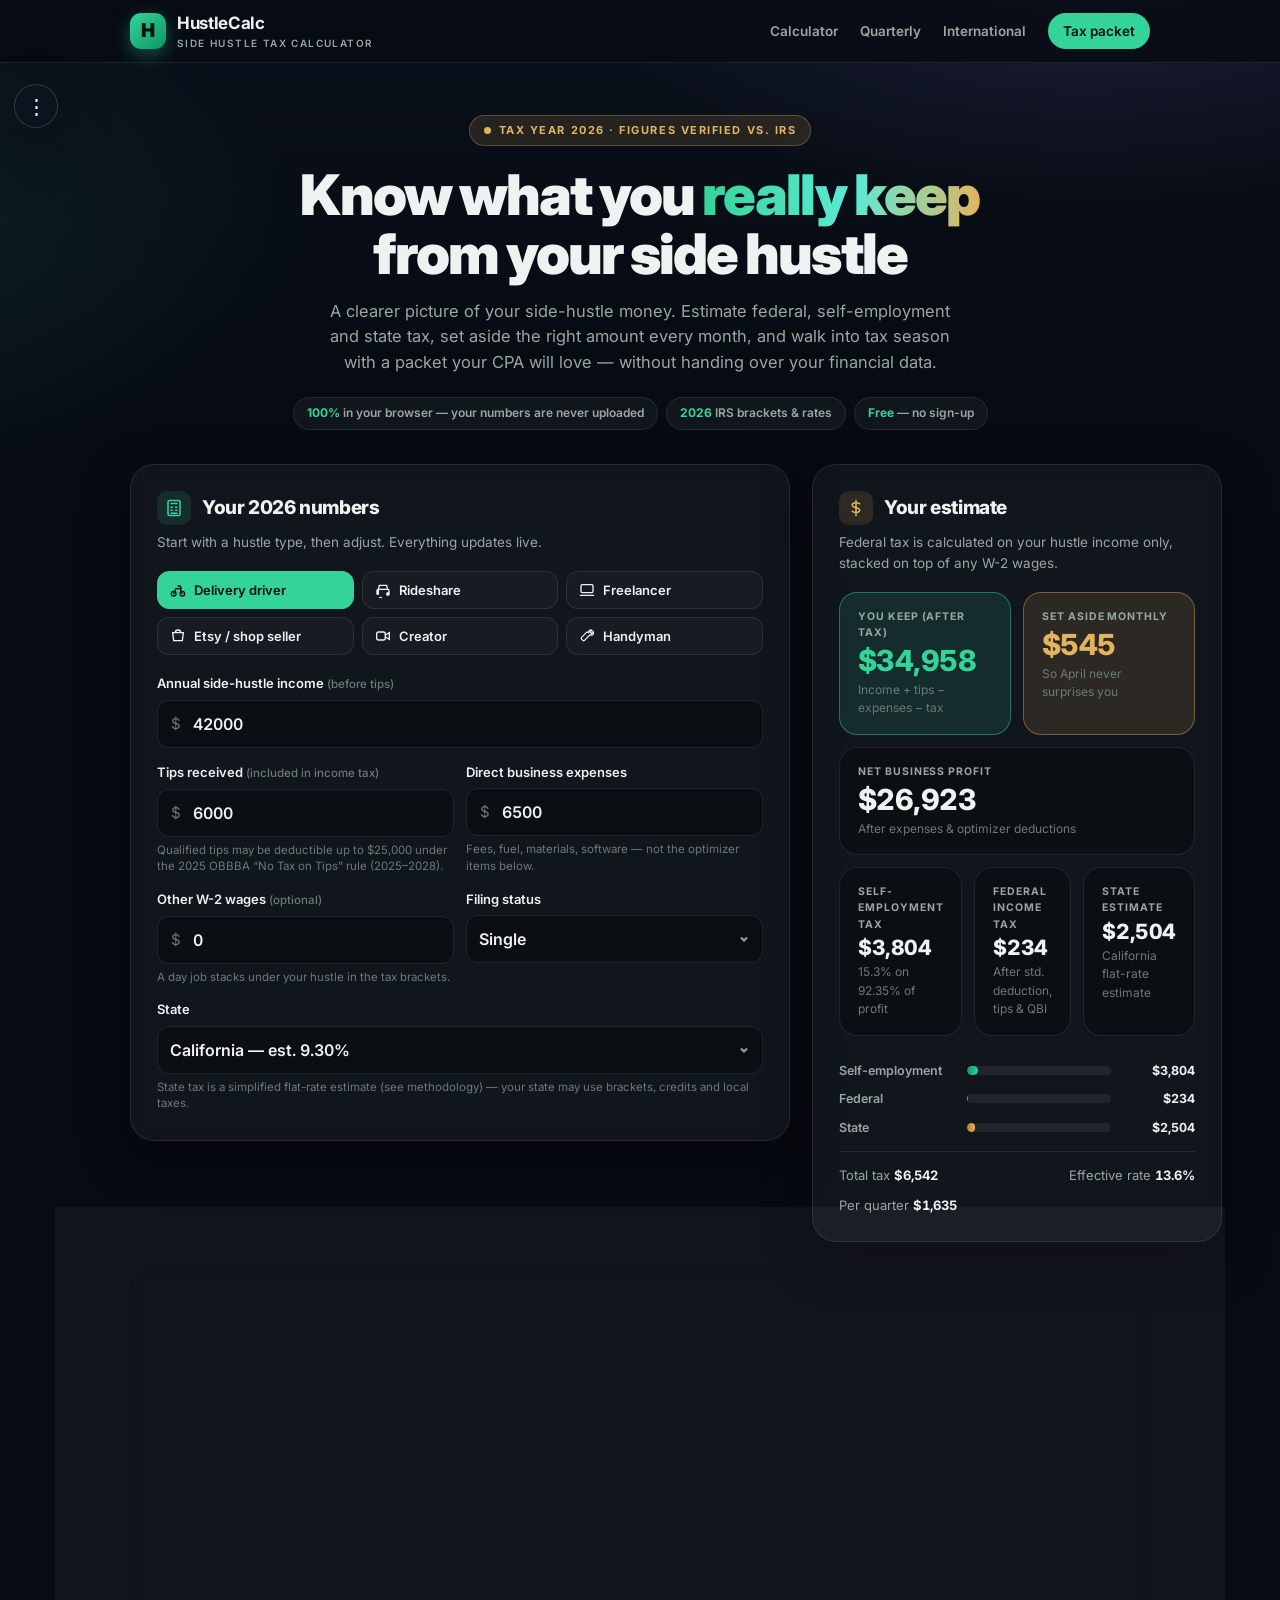
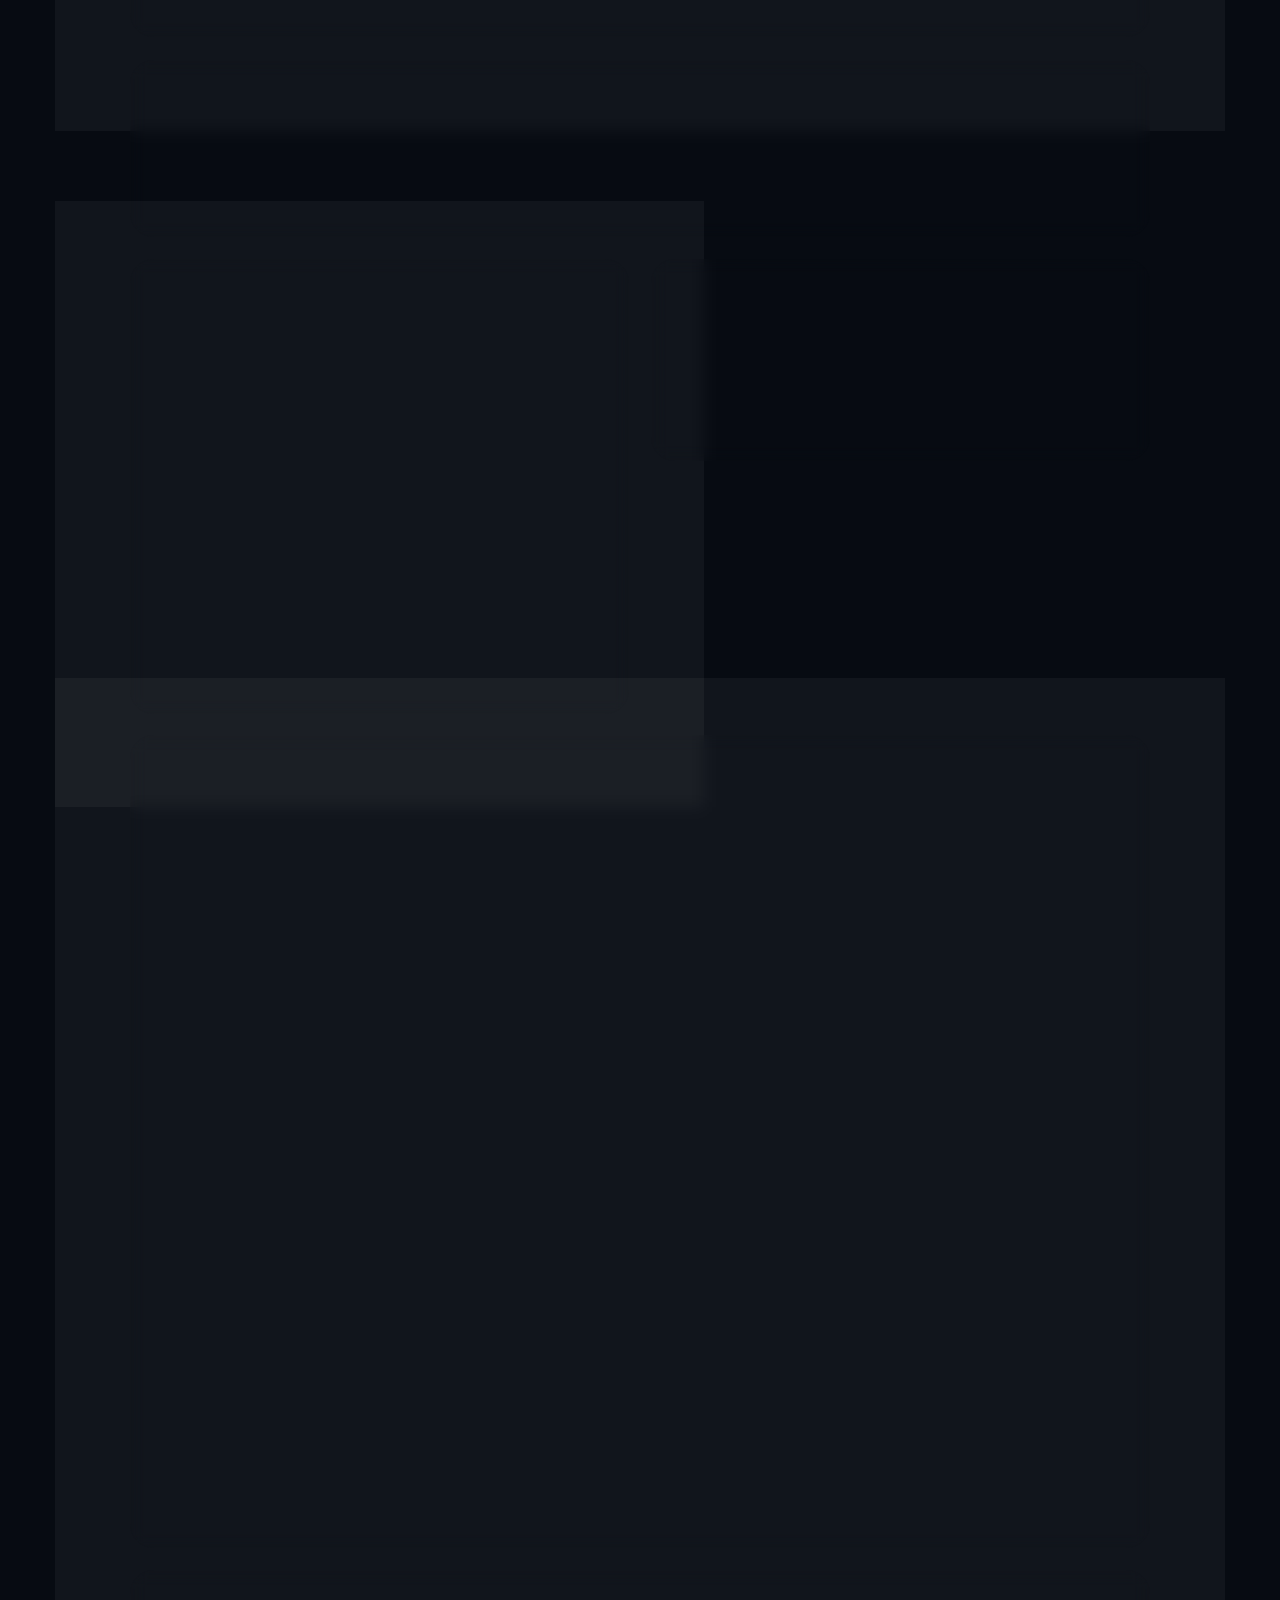
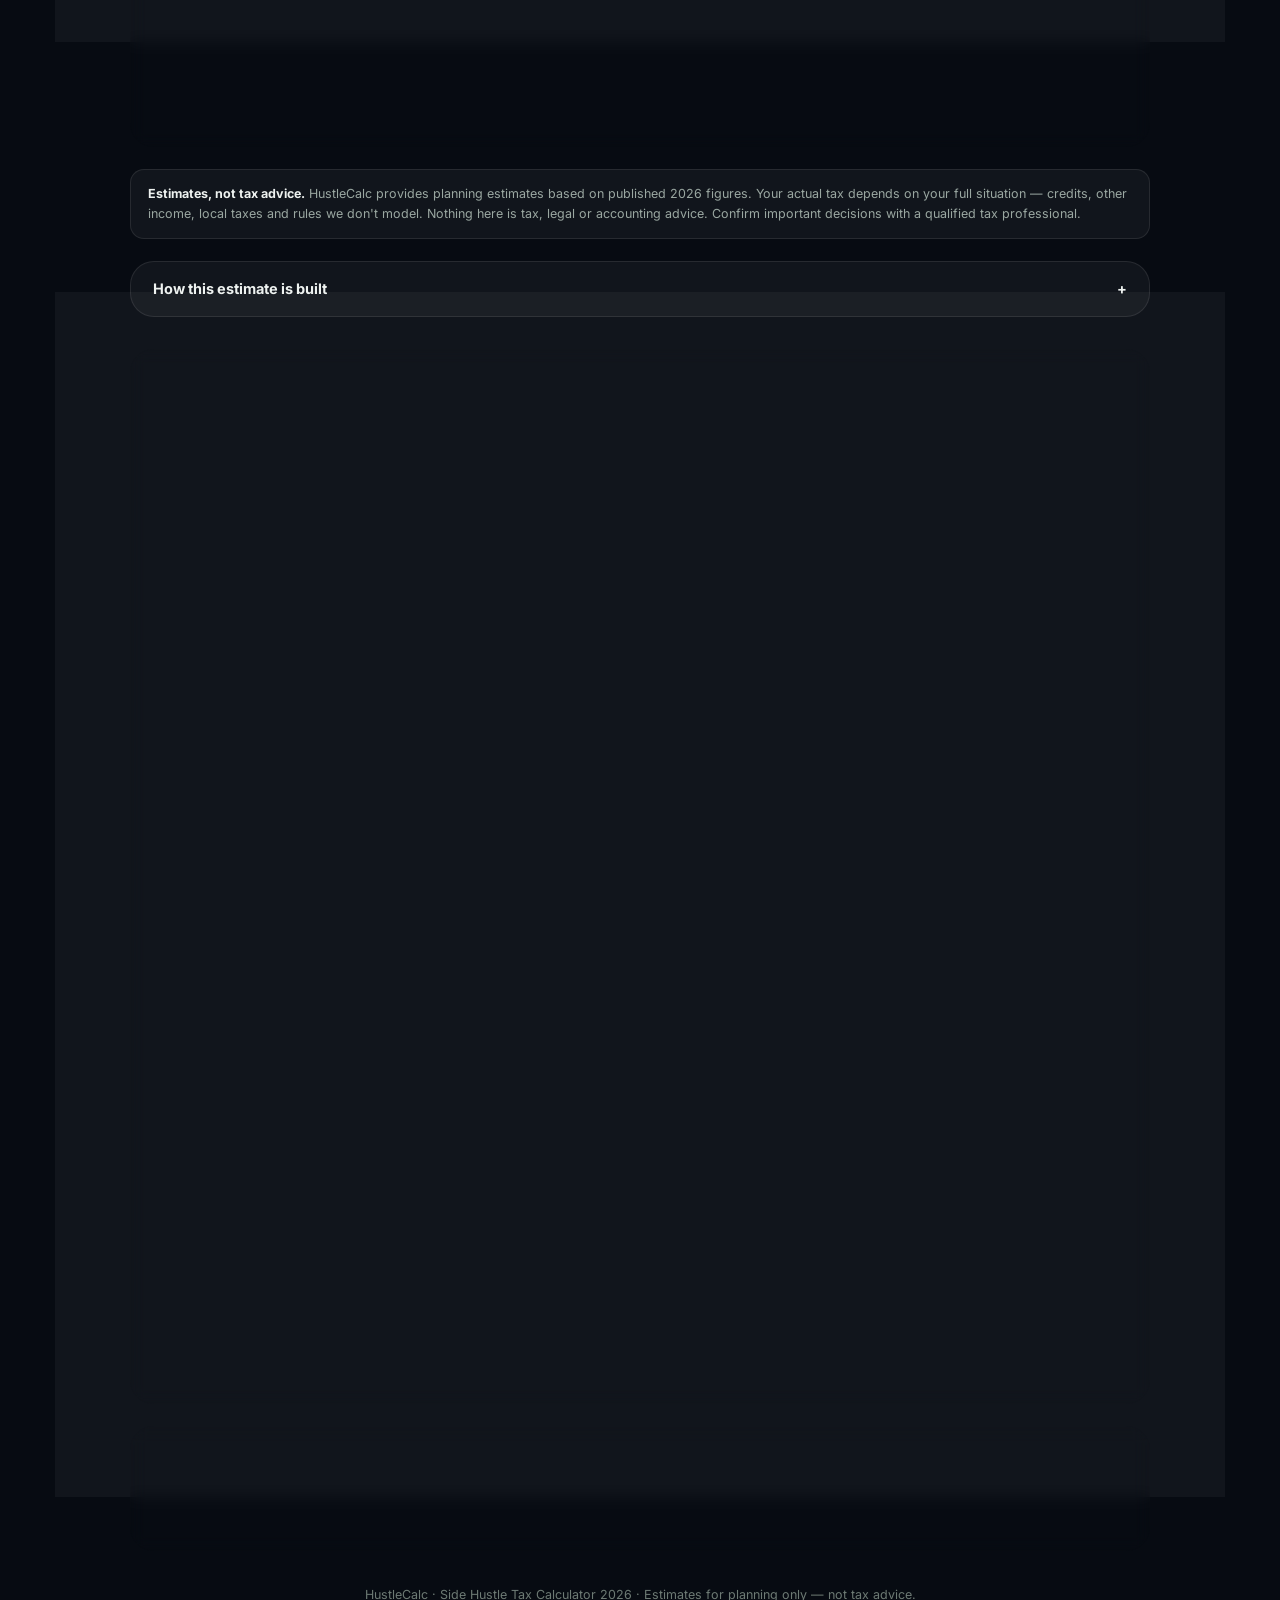
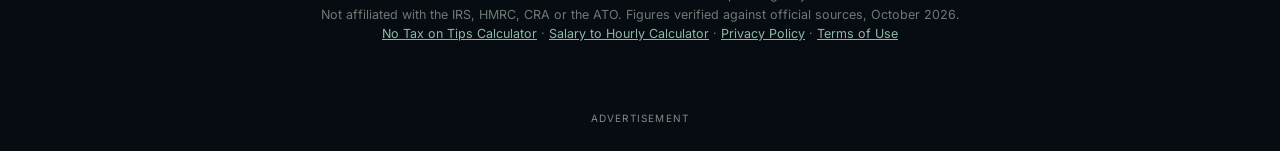
<file: index.html>
<!doctype html>
<html lang="en">
<head>
<meta charset="utf-8">
<meta name="viewport" content="width=device-width,initial-scale=1,maximum-scale=1,user-scalable=no">
<title>HustleCalc — Side Hustle Tax Calculator 2026</title>
<meta name="description" content="Premium 2026 side hustle tax estimator: federal, self-employment and state tax, quarterly payments, deduction optimizer, year-end tax packet and international estimates — every figure verified against official sources.">
<link rel="preconnect" href="https://fonts.googleapis.com">
<link rel="preconnect" href="https://fonts.gstatic.com" crossorigin>
<link href="https://fonts.googleapis.com/css2?family=Inter:wght@400;500;600;700;800;900&display=swap" rel="stylesheet">
<style>
:root{
  --bg:#070b12; --bg2:#0a101c; --surface:rgba(255,255,255,.045); --surface2:rgba(255,255,255,.07);
  --line:rgba(255,255,255,.09); --line2:rgba(255,255,255,.16);
  --fg:#eef2f0; --muted:#9aa7a1; --faint:#6d7a74;
  --emerald:#34d399; --emerald2:#10b981; --emerald-soft:rgba(52,211,153,.12);
  --gold:#e3b45f; --gold-soft:rgba(227,180,95,.13);
  --violet:#a78bfa; --danger:#f87171; --ink:#04120c;
  --radius:18px; --radius-lg:24px;
  --shadow:0 18px 50px rgba(0,0,0,.45);
}
*{box-sizing:border-box;margin:0;padding:0}
html{scroll-behavior:smooth}
body{
  font-family:'Inter',system-ui,-apple-system,sans-serif; color:var(--fg); line-height:1.55;
  background:
    radial-gradient(900px 480px at 85% -80px, rgba(167,139,250,.14), transparent 60%),
    radial-gradient(800px 460px at -10% 240px, rgba(52,211,153,.10), transparent 55%),
    linear-gradient(180deg, var(--bg2), var(--bg) 340px);
  background-color:var(--bg); min-height:100vh;
  -webkit-font-smoothing:antialiased;
}
::selection{background:var(--emerald);color:var(--ink)}
a{color:var(--emerald)}
.wrap{max-width:1060px;margin:0 auto;padding:0 20px}

/* ---------- top bar ---------- */
.topbar{position:sticky;top:0;z-index:50;backdrop-filter:blur(14px);-webkit-backdrop-filter:blur(14px);
  background:rgba(7,11,18,.78);border-bottom:1px solid var(--line)}
.topbar .wrap{display:flex;align-items:center;justify-content:space-between;height:62px}
.brand{display:flex;align-items:center;gap:11px;text-decoration:none;color:var(--fg)}
.brandmark{width:36px;height:36px;border-radius:11px;display:grid;place-items:center;font-weight:900;font-size:19px;
  background:linear-gradient(135deg,var(--emerald),#0d9668);color:var(--ink);box-shadow:0 6px 18px rgba(52,211,153,.35)}
.brand b{font-size:17px;letter-spacing:-.02em}
.brand small{display:block;font-size:10px;color:var(--muted);letter-spacing:.14em;text-transform:uppercase;font-weight:600}
.topnav{display:flex;gap:22px;align-items:center}
.topnav a{color:var(--muted);text-decoration:none;font-size:13.5px;font-weight:600}
.topnav a:hover{color:var(--fg)}
.toplink-cta{color:var(--ink)!important;background:var(--emerald);padding:8px 15px;border-radius:999px}
.toplink-cta:hover{background:#5eead4}
@media(max-width:720px){.topnav a:not(.toplink-cta){display:none}}

/* ---------- left shortcut menu ---------- */
#qmenu{position:fixed;left:14px;top:84px;z-index:60}
#qbtn{width:44px;height:44px;border-radius:50%;border:1px solid var(--line2);cursor:pointer;
  background:rgba(13,20,32,.92);color:var(--fg);font-size:21px;line-height:1;box-shadow:var(--shadow);
  transition:transform .15s,border-color .15s}
#qbtn:hover{transform:scale(1.07);border-color:var(--emerald)}
#qdrop{position:absolute;left:0;top:54px;min-width:216px;background:rgba(11,17,28,.97);border:1px solid var(--line2);
  border-radius:16px;box-shadow:var(--shadow);overflow:hidden;padding:6px}
#qdrop a{display:flex;align-items:center;gap:10px;padding:10px 12px;border-radius:10px;color:var(--fg);
  text-decoration:none;font-size:13.5px;font-weight:500}
#qdrop a:hover{background:var(--surface2)}
#qdrop a .dot{width:7px;height:7px;border-radius:50%;background:var(--emerald);flex-shrink:0}
#qdrop a.gold .dot{background:var(--gold)}
#qdrop .qhead{font-size:10px;letter-spacing:.14em;text-transform:uppercase;color:var(--faint);padding:8px 12px 4px;font-weight:700}

/* ---------- hero ---------- */
.hero{padding:52px 0 8px;text-align:center}
.eyebrow{display:inline-flex;align-items:center;gap:8px;font-size:11px;font-weight:700;letter-spacing:.14em;
  text-transform:uppercase;color:var(--gold);background:var(--gold-soft);border:1px solid rgba(227,180,95,.3);
  padding:6px 14px;border-radius:999px}
.eyebrow i{width:7px;height:7px;border-radius:50%;background:var(--gold);animation:pulse 2s infinite}
@keyframes pulse{0%,100%{opacity:1}50%{opacity:.3}}
.hero h1{font-size:clamp(34px,5.6vw,56px);font-weight:900;letter-spacing:-.035em;line-height:1.06;margin:20px auto 14px;max-width:760px}
.hero h1 .grad{background:linear-gradient(92deg,var(--emerald),#5eead4 55%,var(--gold));-webkit-background-clip:text;background-clip:text;color:transparent}
.hero p{color:var(--muted);font-size:16.5px;max-width:620px;margin:0 auto}
.trustrow{display:flex;gap:8px;justify-content:center;flex-wrap:wrap;margin-top:22px}
.trustrow span{font-size:12px;font-weight:600;color:var(--muted);border:1px solid var(--line);background:var(--surface);
  padding:6px 13px;border-radius:999px}
.trustrow span b{color:var(--emerald)}

/* ---------- layout & cards ---------- */
main{padding:26px 0 10px}
.card{background:var(--surface);border:1px solid var(--line);border-radius:var(--radius-lg);
  padding:26px;box-shadow:var(--shadow);backdrop-filter:blur(8px);-webkit-backdrop-filter:blur(8px)}
.section{margin-top:22px}
.card h2{font-size:19px;font-weight:800;letter-spacing:-.02em;display:flex;align-items:center;gap:11px}
.card h2 .ico{width:34px;height:34px;border-radius:10px;display:grid;place-items:center;background:var(--emerald-soft);flex-shrink:0}
.card h2 .ico.gold{background:var(--gold-soft)}
.card h2 .ico svg{width:18px;height:18px;stroke:var(--emerald)}
.card h2 .ico.gold svg{stroke:var(--gold)}
.card .sub{color:var(--muted);font-size:13.5px;margin:7px 0 18px}
.grid2{display:grid;grid-template-columns:1fr 1fr;gap:22px;align-items:start}
@media(max-width:860px){.grid2{grid-template-columns:1fr}}

/* ---------- presets ---------- */
.presets{display:grid;grid-template-columns:repeat(3,1fr);gap:8px;margin-bottom:18px}
@media(max-width:520px){.presets{grid-template-columns:1fr 1fr}}
.preset{display:flex;align-items:center;gap:8px;padding:10px 12px;border-radius:12px;border:1px solid var(--line);
  background:rgba(255,255,255,.03);color:var(--fg);font-size:13px;font-weight:600;cursor:pointer;font-family:inherit;
  transition:border-color .15s,background .15s,transform .12s;text-align:left}
.preset:hover{border-color:var(--emerald);transform:translateY(-1px)}
.preset.active{background:var(--emerald);color:var(--ink);border-color:var(--emerald)}
.preset svg{width:16px;height:16px;flex-shrink:0}

/* ---------- fields ---------- */
.field{margin-bottom:14px}
.field label{display:block;font-size:13px;font-weight:600;margin-bottom:6px}
.field label .opt{color:var(--faint);font-weight:500;font-size:11.5px}
.input{display:flex;align-items:center;background:rgba(0,0,0,.32);border:1px solid var(--line);border-radius:12px;
  transition:border-color .15s, box-shadow .15s}
.input:focus-within{border-color:var(--emerald);box-shadow:0 0 0 3px var(--emerald-soft)}
.input .pre{padding-left:13px;color:var(--faint);font-size:15px}
.input .suf{padding-right:12px;color:var(--faint);font-size:12px;white-space:nowrap}
.input input,.input select{flex:1;min-width:0;min-height:46px;background:transparent;border:none;outline:none;color:var(--fg);
  font-size:16px;font-variant-numeric:tabular-nums;padding:0 12px;font-family:inherit;font-weight:600}
.input select{appearance:none;cursor:pointer;font-weight:600;
  background-image:url("data:image/svg+xml,%3Csvg xmlns='http://www.w3.org/2000/svg' width='12' height='12' fill='none' stroke='%239aa7a1' stroke-width='2'%3E%3Cpath d='m3 4.5 3 3 3-3'/%3E%3C/svg%3E");
  background-repeat:no-repeat;background-position:right 12px center;padding-right:32px}
.input select option{background:#0d1420;color:var(--fg)}
.hint{font-size:11.5px;color:var(--faint);margin-top:5px;line-height:1.45}
.frow{display:grid;grid-template-columns:1fr 1fr;gap:12px}
@media(max-width:520px){.frow{grid-template-columns:1fr}}

/* ---------- results ---------- */
.results{display:grid;gap:12px}
.result-top{display:grid;grid-template-columns:1fr 1fr;gap:12px}
.stat{background:rgba(0,0,0,.28);border:1px solid var(--line);border-radius:var(--radius);padding:16px 18px}
.stat .lbl{font-size:10.5px;font-weight:700;letter-spacing:.09em;text-transform:uppercase;color:var(--muted)}
.stat .val{font-size:29px;font-weight:800;letter-spacing:-.02em;margin-top:3px;font-variant-numeric:tabular-nums;line-height:1.15}
.stat .note{font-size:12px;color:var(--faint);margin-top:3px}
.stat.keep{border-color:rgba(52,211,153,.45);background:var(--emerald-soft)}
.stat.keep .val{color:var(--emerald)}
.stat.goldb{border-color:rgba(227,180,95,.4);background:var(--gold-soft)}
.stat.goldb .val{color:var(--gold)}
.tax3{display:grid;grid-template-columns:1fr 1fr 1fr;gap:12px}
@media(max-width:520px){.tax3{grid-template-columns:1fr}}
.tax3 .val{font-size:21px}
.bars{margin-top:4px}
.bar-row{display:grid;grid-template-columns:118px 1fr 74px;gap:10px;align-items:center;font-size:12.5px;margin-top:9px}
.bar-row .bl{color:var(--muted);font-weight:600}
.bar-row .bv{text-align:right;font-variant-numeric:tabular-nums;font-weight:700}
.track{height:9px;background:rgba(255,255,255,.07);border-radius:99px;overflow:hidden}
.fill{height:100%;border-radius:99px;width:0;transition:width .7s cubic-bezier(.22,1,.36,1)}
.fill.se{background:linear-gradient(90deg,#0d9668,var(--emerald))}
.fill.fed{background:linear-gradient(90deg,#7c5cd6,var(--violet))}
.fill.st{background:linear-gradient(90deg,#b9822e,var(--gold))}
.minirow{display:flex;justify-content:space-between;gap:10px;flex-wrap:wrap;font-size:13px;color:var(--muted);
  border-top:1px solid var(--line);padding-top:13px;margin-top:2px}
.minirow b{color:var(--fg);font-variant-numeric:tabular-nums}

/* ---------- quarterly ---------- */
.qgrid{display:grid;grid-template-columns:repeat(4,1fr);gap:12px}
@media(max-width:860px){.qgrid{grid-template-columns:1fr 1fr}}
@media(max-width:480px){.qgrid{grid-template-columns:1fr}}
.qcard{background:rgba(0,0,0,.28);border:1px solid var(--line);border-radius:var(--radius);padding:16px}
.qcard.next{border-color:rgba(227,180,95,.55);background:var(--gold-soft)}
.qcard .ql{font-size:11px;font-weight:700;letter-spacing:.1em;text-transform:uppercase;color:var(--muted)}
.qcard .qd{font-size:15px;font-weight:800;margin-top:4px}
.qcard .qp{font-size:11.5px;color:var(--faint)}
.qcard .qa{font-size:23px;font-weight:800;margin-top:9px;font-variant-numeric:tabular-nums}
.badge{display:inline-block;font-size:10px;font-weight:800;letter-spacing:.07em;text-transform:uppercase;
  padding:3px 9px;border-radius:999px;margin-top:9px}
.badge.past{background:rgba(255,255,255,.08);color:var(--faint)}
.badge.nextb{background:var(--gold);color:#231a04}
.badge.up{background:var(--emerald-soft);color:var(--emerald)}

/* ---------- what-if / projection ---------- */
input[type=range]{width:100%;accent-color:var(--emerald);height:32px;cursor:pointer}
.wi-out{display:grid;grid-template-columns:repeat(3,1fr);gap:12px;margin-top:8px}
@media(max-width:620px){.wi-out{grid-template-columns:1fr}}
.delta-up{color:var(--danger)!important}.delta-dn{color:var(--emerald)!important}

/* ---------- checklist ---------- */
.ck-item{display:flex;gap:12px;align-items:flex-start;padding:11px 13px;border:1px solid var(--line);border-radius:12px;margin-bottom:8px;cursor:pointer;transition:background .15s}
.ck-item:hover{background:var(--surface2)}
.ck-item input{width:19px;height:19px;accent-color:var(--emerald);margin-top:2px;flex-shrink:0;cursor:pointer}
.ck-item .ct{font-size:14px;font-weight:600}
.ck-item .cd{font-size:12px;color:var(--muted)}
.ck-item.done .ct{color:var(--muted);text-decoration:line-through}
.progress{height:10px;background:rgba(255,255,255,.07);border-radius:99px;overflow:hidden;margin:4px 0 16px}
.progress i{display:block;height:100%;background:linear-gradient(90deg,#0d9668,var(--emerald));width:0;transition:width .5s}

/* ---------- buttons ---------- */
.btn{display:inline-flex;align-items:center;gap:8px;min-height:46px;padding:0 22px;border-radius:12px;border:none;
  font-size:14.5px;font-weight:700;font-family:inherit;cursor:pointer;transition:transform .12s,opacity .15s;text-decoration:none}
.btn:active{transform:scale(.98)}
.btn-primary{background:var(--emerald);color:var(--ink)}
.btn-primary:hover{background:#5eead4}
.btn-ghost{background:var(--surface2);color:var(--fg);border:1px solid var(--line2)}

/* ---------- packet (screen + print) ---------- */
@media screen{#packetsec{display:none!important}}
#packet{background:#fbfbf8;color:#14201b;border-radius:var(--radius-lg);padding:34px;box-shadow:var(--shadow)}
#packet h2{color:#0c2e23;font-size:22px}
#packet h3{font-size:13px;text-transform:uppercase;letter-spacing:.09em;color:#5a6b63;margin:22px 0 8px}
#packet table{width:100%;border-collapse:collapse;font-size:13.5px}
#packet td,#packet th{padding:7px 9px;border-bottom:1px solid #dde4df;text-align:left}
#packet td:last-child,#packet th:last-child{text-align:right;font-variant-numeric:tabular-nums}
#packet .tot td{font-weight:800;border-top:2px solid #14201b;border-bottom:none}
#packet .pk-head{display:flex;justify-content:space-between;align-items:flex-start;border-bottom:3px solid #0c2e23;padding-bottom:14px}
#packet .pk-note{font-size:11.5px;color:#5a6b63;margin-top:16px;line-height:1.5}

/* ---------- misc ---------- */
.disclaimer{font-size:12.5px;color:var(--muted);background:var(--surface);border:1px solid var(--line);
  border-radius:14px;padding:14px 17px;margin-top:22px;line-height:1.6}
.disclaimer strong{color:var(--fg)}
details.how{margin-top:22px;border:1px solid var(--line);border-radius:var(--radius-lg);background:var(--surface)}
details.how summary{padding:16px 22px;font-size:14.5px;font-weight:700;cursor:pointer;list-style:none;display:flex;justify-content:space-between}
details.how summary::-webkit-details-marker{display:none}
details.how .body{padding:0 22px 20px;font-size:13px;color:var(--muted);line-height:1.65}
details.how li{margin:0 0 6px 18px}
footer{padding:34px 0 44px;text-align:center;color:var(--faint);font-size:12.5px}
.sr{position:absolute;width:1px;height:1px;overflow:hidden;clip:rect(0 0 0 0)}

/* ---------- print ---------- */
@media print{
  body{background:#fff!important}
  .topbar,#qmenu,.hero,.no-print,footer,.disclaimer{display:none!important}
  main{padding:0}
  .wrap{max-width:100%;padding:0}
  #packet{box-shadow:none;border-radius:0;padding:8px}
  .print-only-sec{display:block!important}
}
</style>
<meta name="google-site-verification" content="euVOx2u0GRtHUOgBG1Jltp1zSuDpt5xNJvpYNIyN7kU">
</head>
<body>
<header class="topbar no-print">
  <div class="wrap">
    <a class="brand" href="#top"><span class="brandmark">H</span><span><b>HustleCalc</b><small>Side Hustle Tax Calculator</small></span></a>
    <nav class="topnav">
      <a href="#calculator">Calculator</a>
      <a href="#quarterly">Quarterly</a>
      <a href="#international">International</a>
      <a class="toplink-cta" href="#" onclick="return hcPrint()">Tax packet</a>
    </nav>
  </div>
</header>

<div id="qmenu" class="no-print">
  <button id="qbtn" aria-label="Jump to a section" title="Sections">&#8942;</button>
  <div id="qdrop" hidden>
    <div class="qhead">Jump to</div>
    <a href="#calculator"><span class="dot"></span>Tax calculator</a>
    <a href="#quarterly"><span class="dot"></span>Quarterly payments</a>
    <a href="#deductions"><span class="dot"></span>Deduction optimizer</a>
    <a href="#whatif"><span class="dot"></span>What-if scenario</a>
    <a href="#projection"><span class="dot"></span>Full-year projection</a>
    <a href="#checklist" class="gold"><span class="dot"></span>CPA checklist</a>
    <a href="#" onclick="return hcPrint()" class="gold"><span class="dot"></span>Year-end tax packet</a>
    <a href="#toolssec"><span class="dot"></span>Pro tools</a>
    <a href="#international"><span class="dot"></span>International estimator</a>
    <a href="tip-tax-checker.html"><span class="dot"></span>No Tax on Tips Calculator</a>
    <a href="salary-to-hourly.html"><span class="dot"></span>Salary to Hourly Calculator</a>
  </div>
</div>

<div class="wrap" id="top">
  <section class="hero no-print">
    <span class="eyebrow"><i></i>Tax year 2026 · Figures verified vs. IRS</span>
    <h1>Know what you <span class="grad">really keep</span> from your side hustle</h1>
    <p>A clearer picture of your side-hustle money. Estimate federal, self-employment and state tax, set aside the right amount every month, and walk into tax season with a packet your CPA will love — without handing over your financial data.</p>
    <div class="trustrow">
      <span><b>100%</b> in your browser — your numbers are never uploaded</span>
      <span><b>2026</b> IRS brackets &amp; rates</span>
      <span><b>Free</b> — no sign-up</span>
    </div>
  </section>

  <main>
    <!-- ============ CALCULATOR ============ -->
    <div class="grid2" id="calculator">
      <section class="card">
        <h2><span class="ico"><svg viewBox="0 0 24 24" fill="none" stroke-width="2" stroke-linecap="round"><rect x="4" y="2" width="16" height="20" rx="2"/><path d="M8 6h8M8 11h2m4 0h2M8 15h2m4 0h2M8 19h8"/></svg></span>Your 2026 numbers</h2>
        <p class="sub">Start with a hustle type, then adjust. Everything updates live.</p>

        <div class="presets" id="presets">
          <button class="preset" data-p="delivery"><svg viewBox="0 0 24 24" fill="none" stroke="currentColor" stroke-width="2" stroke-linecap="round"><circle cx="5.5" cy="17.5" r="3.5"/><circle cx="18.5" cy="17.5" r="3.5"/><path d="M5.5 17.5 9 10h6l3.5 7.5M12 6h3l2 4"/></svg>Delivery driver</button>
          <button class="preset" data-p="rideshare"><svg viewBox="0 0 24 24" fill="none" stroke="currentColor" stroke-width="2" stroke-linecap="round"><path d="M5 11 6.5 5h11L19 11m-14 0h14a2 2 0 0 1 2 2v5h-2.5m-13.5 0H3v-5a2 2 0 0 1 2-2Zm1.5 7a1.8 1.8 0 1 0 0-.01M17.5 18a1.8 1.8 0 1 0 0-.01"/></svg>Rideshare</button>
          <button class="preset" data-p="freelance"><svg viewBox="0 0 24 24" fill="none" stroke="currentColor" stroke-width="2" stroke-linecap="round"><rect x="3" y="4" width="18" height="12" rx="2"/><path d="M2 20h20"/></svg>Freelancer</button>
          <button class="preset" data-p="etsy"><svg viewBox="0 0 24 24" fill="none" stroke="currentColor" stroke-width="2" stroke-linecap="round"><path d="M4 7h16l-1.5 12h-13L4 7Zm4 0a4 4 0 0 1 8 0"/></svg>Etsy / shop seller</button>
          <button class="preset" data-p="creator"><svg viewBox="0 0 24 24" fill="none" stroke="currentColor" stroke-width="2" stroke-linecap="round"><rect x="2.5" y="6" width="13" height="12" rx="3"/><path d="m15.5 10.5 6-3.5v10l-6-3.5"/></svg>Creator</button>
          <button class="preset" data-p="handyman"><svg viewBox="0 0 24 24" fill="none" stroke="currentColor" stroke-width="2" stroke-linecap="round"><path d="M14.5 6.5a4 4 0 0 1 5.6-3.9L17 5.7l2.3 2.3 3.1-3.1a4 4 0 0 1-5.5 5.3L8 19.1a2 2 0 0 1-2.8 0l-2-2a2 2 0 0 1 0-2.8l8.9-8.9Z" transform="scale(.92) translate(1 1)"/></svg>Handyman</button>
        </div>

        <div class="field">
          <label for="inc">Annual side-hustle income <span class="opt">(before tips)</span></label>
          <div class="input"><span class="pre">$</span><input id="inc" type="number" min="0" inputmode="decimal" value="42000"></div>
        </div>
        <div class="frow">
          <div class="field">
            <label for="tips">Tips received <span class="opt">(included in income tax)</span></label>
            <div class="input"><span class="pre">$</span><input id="tips" type="number" min="0" inputmode="decimal" value="6000"></div>
            <div class="hint">Qualified tips may be deductible up to $25,000 under the 2025 OBBBA “No Tax on Tips” rule (2025–2028).</div>
          </div>
          <div class="field">
            <label for="exp">Direct business expenses</label>
            <div class="input"><span class="pre">$</span><input id="exp" type="number" min="0" inputmode="decimal" value="6500"></div>
            <div class="hint">Fees, fuel, materials, software — not the optimizer items below.</div>
          </div>
        </div>
        <div class="frow">
          <div class="field">
            <label for="w2">Other W-2 wages <span class="opt">(optional)</span></label>
            <div class="input"><span class="pre">$</span><input id="w2" type="number" min="0" inputmode="decimal" value="0"></div>
            <div class="hint">A day job stacks under your hustle in the tax brackets.</div>
          </div>
          <div class="field">
            <label for="status">Filing status</label>
            <div class="input"><select id="status">
              <option value="single" selected>Single</option>
              <option value="mfj">Married filing jointly</option>
            </select></div>
          </div>
        </div>
        <div class="field" style="margin-bottom:2px">
          <label for="state">State</label>
          <div class="input"><select id="state"></select></div>
          <div class="hint">State tax is a simplified flat-rate estimate (see methodology) — your state may use brackets, credits and local taxes.</div>
        </div>
      </section>

      <section class="card" aria-live="polite">
        <h2><span class="ico gold"><svg viewBox="0 0 24 24" fill="none" stroke-width="2" stroke-linecap="round"><path d="M12 2v20M17 6.5c-.8-1-2.6-1.5-5-1.5-3 0-5 1.3-5 3.2 0 4.4 10 2.3 10 6.6 0 1.9-2 3.2-5 3.2-2.4 0-4.2-.6-5-1.6"/></svg></span>Your estimate</h2>
        <p class="sub">Federal tax is calculated on your hustle income only, stacked on top of any W-2 wages.</p>
        <div class="results">
          <div class="result-top">
            <div class="stat keep"><div class="lbl">You keep (after tax)</div><div class="val" id="rKeep">$0</div><div class="note">Income + tips − expenses − tax</div></div>
            <div class="stat goldb"><div class="lbl">Set aside monthly</div><div class="val" id="rMonthly">$0</div><div class="note">So April never surprises you</div></div>
          </div>
          <div class="stat"><div class="lbl">Net business profit</div><div class="val" id="rProfit">$0</div><div class="note">After expenses &amp; optimizer deductions</div></div>
          <div class="tax3">
            <div class="stat"><div class="lbl">Self-employment tax</div><div class="val" id="rSE">$0</div><div class="note">15.3% on 92.35% of profit</div></div>
            <div class="stat"><div class="lbl">Federal income tax</div><div class="val" id="rFed">$0</div><div class="note">After std. deduction, tips &amp; QBI</div></div>
            <div class="stat"><div class="lbl">State estimate</div><div class="val" id="rState">$0</div><div class="note" id="rStateNote">Flat-rate estimate</div></div>
          </div>
          <div class="bars">
            <div class="bar-row"><span class="bl">Self-employment</span><div class="track"><div class="fill se" id="barSE"></div></div><span class="bv" id="bvSE">$0</span></div>
            <div class="bar-row"><span class="bl">Federal</span><div class="track"><div class="fill fed" id="barFed"></div></div><span class="bv" id="bvFed">$0</span></div>
            <div class="bar-row"><span class="bl">State</span><div class="track"><div class="fill st" id="barState"></div></div><span class="bv" id="bvState">$0</span></div>
          </div>
          <div class="minirow">
            <span>Total tax <b id="rTotal">$0</b></span>
            <span>Effective rate <b id="rEff">0%</b></span>
            <span>Per quarter <b id="rQuarter">$0</b></span>
          </div>
        </div>
      </section>
    </div>

    <!-- ============ QUARTERLY ============ -->
    <section class="card section no-print" id="quarterly">
      <h2><span class="ico"><svg viewBox="0 0 24 24" fill="none" stroke-width="2" stroke-linecap="round"><rect x="3" y="4" width="18" height="18" rx="2"/><path d="M16 2v4M8 2v4M3 10h18"/></svg></span>Quarterly estimated payments</h2>
      <p class="sub">Pay your estimated tax in four installments with Form 1040-ES. Missing these dates is what triggers underpayment penalties — the amounts below update with your estimate.</p>
      <div class="qgrid" id="qgrid"></div>
      <p class="hint" style="margin-top:14px">Tip: you can skip the January payment if you file your 2026 return and pay in full by February 1, 2027. Safe harbor: paying 100% of last year's tax (110% if your AGI was over $150,000) generally avoids the penalty.</p>
    </section>

    <!-- ============ DEDUCTIONS ============ -->
    <section class="card section" id="deductions">
<div class="prolock" hidden>
<p class="sub" style="font-size:16px;color:#dcebe2;margin:0 0 12px"><strong>🔒 Pro feature</strong> — the Deduction Optimizer is part of HustleCalc Pro.</p>
<button type="button" class="tbtn" onclick="document.getElementById('prosec').scrollIntoView({behavior:'smooth'})">Unlock with Pro — $12</button>
</div>
      <h2><span class="ico gold"><svg viewBox="0 0 24 24" fill="none" stroke-width="2" stroke-linecap="round"><circle cx="11" cy="11" r="7"/><path d="m21 21-4.3-4.3"/></svg></span>Deduction optimizer</h2>
      <p class="sub">The deductions gig workers miss most. These flow straight into your estimate above — watch your tax drop.</p>
      <div class="frow">
        <div class="field">
          <label for="mi1">Business miles · Jan–Jun 2026</label>
          <div class="input"><input id="mi1" type="number" min="0" inputmode="numeric" value="9000"><span class="suf">mi × 72.5¢</span></div>
          <div class="hint">IRS Notice 2026-10 rate for the first half of 2026.</div>
        </div>
        <div class="field">
          <label for="mi2">Business miles · Jul–Dec 2026</label>
          <div class="input"><input id="mi2" type="number" min="0" inputmode="numeric" value="9500"><span class="suf">mi × 76¢</span></div>
          <div class="hint">The IRS raised the rate mid-year (Announcement 2026-11).</div>
        </div>
      </div>
      <div class="frow">
        <div class="field">
          <label for="ho">Home office size <span class="opt">(simplified method)</span></label>
          <div class="input"><input id="ho" type="number" min="0" max="300" inputmode="numeric" value="0"><span class="suf">sq ft × $5</span></div>
          <div class="hint">$5 per sq ft, up to 300 sq ft ($1,500 max). Space must be used regularly and exclusively for business.</div>
        </div>
        <div class="field">
          <label for="supplies">Supplies &amp; gear</label>
          <div class="input"><span class="pre">$</span><input id="supplies" type="number" min="0" inputmode="decimal" value="400"></div>
          <div class="hint">Bags, mounts, tools, packaging, materials.</div>
        </div>
      </div>
      <div class="frow">
        <div class="field">
          <label for="phoneBill">Annual phone bill</label>
          <div class="input"><span class="pre">$</span><input id="phoneBill" type="number" min="0" inputmode="decimal" value="720"></div>
        </div>
        <div class="field">
          <label for="phonePct">% used for business</label>
          <div class="input"><input id="phonePct" type="number" min="0" max="100" inputmode="numeric" value="60"><span class="suf">%</span></div>
        </div>
      </div>
      <div class="field">
        <label for="health">Health insurance premiums paid <span class="opt">(self-employed)</span></label>
        <div class="input"><span class="pre">$</span><input id="health" type="number" min="0" inputmode="decimal" value="0"></div>
        <div class="hint">Deductible against income tax (not SE tax) when you aren't eligible for an employer plan — and capped at your net business profit.</div>
      </div>
      <div class="result-top" style="margin-top:6px">
        <div class="stat"><div class="lbl">Total optimizer deductions</div><div class="val" id="optTotal">$0</div><div class="note">Mileage + home office + phone + supplies + premiums</div></div>
        <div class="stat keep"><div class="lbl">Estimated tax saved</div><div class="val" id="optSaved">$0</div><div class="note">Your tax with vs. without these deductions</div></div>
      </div>
    </section>

    <!-- ============ WHAT-IF + PROJECTION ============ -->
    <div class="grid2">
      <section class="card section" id="whatif" style="margin-top:22px">
        <h2><span class="ico"><svg viewBox="0 0 24 24" fill="none" stroke-width="2" stroke-linecap="round"><path d="M4 19V5m0 14h16M8 15v-3m4 3V8m4 7v-5"/></svg></span>What-if scenario</h2>
        <p class="sub">What happens if business grows — or slows down? Slide to scale your hustle income.</p>
        <label for="wiRange" style="font-size:13px;font-weight:600">Income change: <span id="wiLabel" style="color:var(--emerald)">+0%</span></label>
        <input type="range" id="wiRange" min="-50" max="100" step="5" value="0">
        <div class="wi-out" style="grid-template-columns:1fr">
          <div class="stat"><div class="lbl">New total tax</div><div class="val" id="wiTax">$0</div><div class="note" id="wiDelta">—</div></div>
          <div class="stat goldb"><div class="lbl">New monthly set-aside</div><div class="val" id="wiMonthly">$0</div><div class="note" id="wiKeep">Take-home —</div></div>
        </div>
      </section>

      <section class="card section" id="projection" style="margin-top:22px">
<div class="prolock" hidden>
<p class="sub" style="font-size:16px;color:#dcebe2;margin:0 0 12px"><strong>🔒 Pro feature</strong> — the Full-year Projection is part of HustleCalc Pro.</p>
<button type="button" class="tbtn" onclick="document.getElementById('prosec').scrollIntoView({behavior:'smooth'})">Unlock with Pro — $12</button>
</div>
        <h2><span class="ico gold"><svg viewBox="0 0 24 24" fill="none" stroke-width="2" stroke-linecap="round"><path d="M3 17l6-6 4 4 8-8m0 0h-5m5 0v5"/></svg></span>Full-year projection</h2>
        <p class="sub">Just getting started? Project a full year from a typical month.</p>
        <div class="frow">
          <div class="field"><label for="pjInc">Monthly income</label><div class="input"><span class="pre">$</span><input id="pjInc" type="number" min="0" value="3500"></div></div>
          <div class="field"><label for="pjExp">Monthly expenses</label><div class="input"><span class="pre">$</span><input id="pjExp" type="number" min="0" value="540"></div></div>
        </div>
        <div class="wi-out" style="grid-template-columns:1fr">
          <div class="stat"><div class="lbl">Projected annual tax</div><div class="val" id="pjTax">$0</div><div class="note" id="pjProfit">On $0 of projected profit</div></div>
          <div class="stat keep"><div class="lbl">Recommended monthly set-aside</div><div class="val" id="pjMonthly">$0</div><div class="note">Move this to a separate savings account every month</div></div>
        </div>
      </section>
    </div>

    <!-- ============ CHECKLIST ============ -->
    <section class="card section" id="checklist">
      <h2><span class="ico"><svg viewBox="0 0 24 24" fill="none" stroke-width="2" stroke-linecap="round"><path d="M9 6h11M9 12h11M9 18h11M4 5l1 1 2-2M4 11l1 1 2-2M4 17l1 1 2-2"/></svg></span>CPA / preparer checklist</h2>
      <p class="sub">Gather these before you meet your preparer — or file yourself. <span id="ckCount">0 of 8 ready</span></p>
      <div class="progress"><i id="ckBar"></i></div>
      <div id="ckList"></div>
    </section>

    <!-- ============ TAX PACKET ============ -->
    <section class="section" id="packetsec">
<div id="packet">
        <div class="pk-head">
          <div>
            <div style="font-size:11px;font-weight:800;letter-spacing:.14em;text-transform:uppercase;color:#0a7a55">HustleCalc · Year-End Tax Packet</div>
            <h2 style="margin-top:5px">2026 Side Hustle Tax Summary</h2>
            <div style="font-size:12.5px;color:#5a6b63">Prepared <span id="pkDate"></span> · Filing status: <span id="pkStatus">Single</span> · State: <span id="pkState">—</span></div>
          </div>
          <button class="btn btn-primary no-print" id="printBtn" type="button">Print / save PDF</button>
        </div>
        <h3>Income summary</h3>
        <table>
          <tr><td>Gross side-hustle income</td><td id="pkInc">$0</td></tr>
          <tr><td>Tips received</td><td id="pkTips">$0</td></tr>
          <tr><td>Direct business expenses</td><td id="pkExp">$0</td></tr>
          <tr><td>Optimizer deductions (mileage, home office, phone, supplies)</td><td id="pkOpt">$0</td></tr>
          <tr class="tot"><td>Net business profit</td><td id="pkProfit">$0</td></tr>
        </table>
        <h3>Estimated tax liability</h3>
        <table>
          <tr><td>Self-employment tax (Social Security + Medicare)</td><td id="pkSE">$0</td></tr>
          <tr><td>Federal income tax (after standard, tips &amp; QBI deductions)</td><td id="pkFed">$0</td></tr>
          <tr><td>State income tax (flat-rate estimate)</td><td id="pkStateTax">$0</td></tr>
          <tr class="tot"><td>Total estimated tax</td><td id="pkTotal">$0</td></tr>
          <tr><td>Effective tax rate</td><td id="pkEff">0%</td></tr>
          <tr><td>Take-home after tax</td><td id="pkKeep">$0</td></tr>
        </table>
        <h3>Quarterly estimated payments (Form 1040-ES)</h3>
        <table id="pkQ"></table>
        <h3>Monthly set-aside</h3>
        <table><tr><td>Recommended monthly set-aside</td><td id="pkMonthly">$0</td></tr></table>
        <p class="pk-note">This packet is an estimate generated by HustleCalc for planning and preparer discussions. It is not a tax return and is not tax, legal or accounting advice. Figures use published 2026 IRS rates (Rev. Proc. 2025-32; Notices 2026-10 / Announcement 2026-11 mileage). State tax is a simplified flat-rate approximation. Confirm your final numbers with a qualified tax professional.</p>
      </div>
    </section>

    <!-- ============ INTERNATIONAL ============ -->
    <section class="card section" id="international">
<div class="prolock" hidden>
<p class="sub" style="font-size:16px;color:#dcebe2;margin:0 0 12px"><strong>🔒 Pro feature</strong> — the International Estimator is part of HustleCalc Pro.</p>
<button type="button" class="tbtn" onclick="document.getElementById('prosec').scrollIntoView({behavior:'smooth'})">Unlock with Pro — $12</button>
</div>
      <h2><span class="ico"><svg viewBox="0 0 24 24" fill="none" stroke-width="2" stroke-linecap="round"><circle cx="12" cy="12" r="9"/><path d="M3 12h18M12 3c2.5 2.6 3.8 5.7 3.8 9S14.5 18.4 12 21c-2.5-2.6-3.8-5.7-3.8-9S9.5 5.6 12 3Z"/></svg></span>International Tax Estimator</h2>
      <p class="sub">Working a hustle outside the US? The same bracket math, with rates verified against each country's official source.</p>
      <div class="frow">
        <div class="field"><label for="cty">Country</label>
          <div class="input"><select id="cty">
            <option value="uk" selected>United Kingdom (2026/27)</option>
            <option value="fr">France (2026, on 2025 income)</option>
            <option value="ca">Canada — federal only (2026)</option>
            <option value="au">Australia (2026/27)</option>
          </select></div>
        </div>
        <div class="field"><label for="intlInc">Annual taxable income</label>
          <div class="input"><span class="pre" id="intlSym">£</span><input id="intlInc" type="number" min="0" value="45000"></div>
        </div>
      </div>
      <div class="tax3">
        <div class="stat"><div class="lbl">Estimated tax</div><div class="val" id="intlTax">£0</div><div class="note" id="intlTaxNote">Income tax only</div></div>
        <div class="stat"><div class="lbl">Effective rate</div><div class="val" id="intlEff">0%</div><div class="note">Tax ÷ income</div></div>
        <div class="stat keep"><div class="lbl">Take-home</div><div class="val" id="intlKeep">£0</div><div class="note">Income − estimated tax</div></div>
      </div>
      <p class="hint" id="intlNote" style="margin-top:13px"></p>
    </section>

    <div class="disclaimer no-print"><strong>Estimates, not tax advice.</strong> HustleCalc provides planning estimates based on published 2026 figures. Your actual tax depends on your full situation — credits, other income, local taxes and rules we don't model. Nothing here is tax, legal or accounting advice. Confirm important decisions with a qualified tax professional.</div>

    <details class="how no-print">
      <summary>How this estimate is built <span aria-hidden="true">+</span></summary>
      <div class="body">
        <ul>
          <li><strong>Federal brackets &amp; standard deduction (2026):</strong> IRS Revenue Procedure 2025-32 — single: 10% to $12,400, 12% to $50,400, 22% to $105,700, 24% to $201,775, 32% to $256,225, 35% to $640,600, 37% above; standard deduction $16,100 single / $32,200 married filing jointly.</li>
          <li><strong>Self-employment tax:</strong> 15.3% (12.4% Social Security + 2.9% Medicare) on 92.35% of net profit. Social Security portion stops at the 2026 wage base of $184,500 (SSA), reduced by any W-2 wages. Half of SE tax is deducted before income tax. The extra 0.9% Additional Medicare Tax over $200,000 ($250,000 joint) is not modeled.</li>
          <li><strong>Federal tax is marginal:</strong> we tax your total income, then subtract the tax on your W-2 wages alone, so the result is the tax caused by the hustle itself.</li>
          <li><strong>Tips deduction:</strong> qualified tips are deductible up to $25,000 (OBBBA, tax years 2025–2028), capped at net business profit for the self-employed, phasing out by $100 per $1,000 of income over $150,000 ($300,000 joint). Tips still owe SE tax.</li>
          <li><strong>QBI deduction:</strong> 20% of qualified business income (profit minus half of SE tax and health premiums), capped at 20% of taxable income before the deduction. Above the §199A threshold ($201,750 single / $403,500 joint, Rev. Proc. 2025-32), additional wage/SSTB limits can apply and are not modeled.</li>
          <li><strong>Mileage:</strong> IRS standard mileage — 72.5¢/mile Jan–Jun 2026 (Notice 2026-10, IR-2025-128) and 76¢/mile Jul–Dec 2026 (Announcement 2026-11, IR-2026-29). Keep a mileage log; the IRS requires one.</li>
          <li><strong>Home office (simplified):</strong> $5 per sq ft up to 300 sq ft (IRS simplified option). <strong>Health premiums:</strong> self-employed health insurance deduction — reduces income tax, not SE tax, capped at net profit.</li>
          <li><strong>State tax:</strong> a simplified flat rate applied to net profit, chosen as a representative mid-range rate for your state. Real state taxes use their own brackets, deductions and sometimes city taxes — treat this as a planning approximation only.</li>
          <li><strong>Quarterly dates (2026 Form 1040-ES):</strong> April 15, June 15, September 15, 2026 and January 15, 2027.</li>
          <li><strong>International:</strong> UK — gov.uk (Personal Allowance £12,570 with the £100,000 taper; 20/40/45% bands; excludes National Insurance and Scottish rates). France — service-public.fr barème 2026 per part fiscale (single part assumed; excludes décote and social contributions). Canada — canada.ca federal brackets 2026 with the Basic Personal Amount credit ($16,452, phasing to $14,829); excludes provincial tax, CPP and EI. Australia — ato.gov.au resident rates 2026–27 plus the 2% Medicare levy; excludes the Low Income Tax Offset and HECS/HELP.</li>
        </ul>
      </div>
    </details>
  </main>

  
<section class="card section" id="prosec">
<h2>HustleCalc Pro — $12 for 30 days</h2>
<p class="sub">Unlock the full CPA-ready tax packet — a clean, printable year-end summary of your income, deductions and estimated taxes — plus the Pro tools below: saved scenarios, a mileage &amp; expense log with CSV export, and quarterly calendar reminders. Pro also unlocks the deduction optimizer, the full-year projection and the international estimator. One purchase gives you a license key valid for 30 days — renew anytime by purchasing again for a new key.</p>
<p style="margin-top:14px"><a href="https://payhip.com/b/AUoHe" target="_blank" rel="noopener" style="display:inline-block;background:#34d399;color:#06281c;font-weight:700;padding:13px 34px;border-radius:999px;text-decoration:none">Get Pro — $12</a></p>
<p class="sub">Secure checkout via Payhip · PayPal &amp; cards accepted</p>
<figure style="margin:22px 0 2px">
<img src="[data-uri]" alt="Sample of the HustleCalc year-end tax packet" loading="lazy" style="width:100%;max-width:500px;display:block;margin:0 auto;border-radius:14px;border:1px solid rgba(255,255,255,.12)">
<figcaption class="sub" style="text-align:center;margin-top:8px">Preview: the year-end tax packet, generated from your numbers (sample figures shown).</figcaption>
</figure>
<div id="keyBox" style="margin-top:18px;border-top:1px solid rgba(255,255,255,.10);padding-top:16px">
<p class="sub" style="margin:0">Already bought? Enter your license key to unlock Pro on this device:</p>
<div style="display:flex;gap:8px;flex-wrap:wrap;margin-top:10px">
<input id="keyInput" type="text" placeholder="License key" autocomplete="off" autocapitalize="characters" spellcheck="false" style="flex:1;min-width:200px;background:#0e1622;border:1px solid #2b3f38;border-radius:10px;padding:11px 14px;color:#e6f2ec;font-size:15px">
<button id="keyBtn" type="button" style="background:#34d399;color:#06281c;font-weight:700;padding:11px 22px;border-radius:999px;border:0;cursor:pointer;font-size:15px">Unlock Pro</button>
</div>
<p id="keyMsg" class="sub" style="margin-top:8px;min-height:18px"></p>
</div>
<div id="proActive" hidden style="margin-top:18px;border-top:1px solid rgba(255,255,255,.10);padding-top:16px">
<p id="proActiveTxt" style="margin:0;color:#34d399;font-weight:700">✓ Pro is active on this device — the tax packet is unlocked.</p>
</div>
</section>

<style>
.tbtn{background:#34d399;color:#06281c;font-weight:700;padding:10px 18px;border-radius:999px;border:0;cursor:pointer;font-size:14.5px}
.tbtn.tdel{background:rgba(255,255,255,.08);color:#c3d6ca;padding:7px 13px}
.tin{background:#0e1622;border:1px solid #2b3f38;border-radius:10px;padding:10px 13px;color:#e6f2ec;font-size:14.5px}
#toolssec h3{font-size:17px;font-weight:800;margin:22px 0 4px}
#toolssec h3:first-of-type{margin-top:6px}
.prolock{border:1px dashed rgba(52,211,153,.45);border-radius:14px;padding:20px 16px;text-align:center;margin-top:8px}
section.gated-locked>*:not(.prolock){display:none!important}
</style>
<section class="card section" id="toolssec">
<h2>Pro tools</h2>
<div id="toolsLocked">
<p class="sub" style="margin:0">Saved scenarios, the mileage &amp; expense log and quarterly calendar reminders are Pro features — unlock them with your license key in the Pro section above.</p>
</div>
<div id="toolsBody" hidden>
<h3>Saved scenarios</h3>
<p class="sub">Snapshot your current numbers and reload them anytime — this device only.</p>
<div style="display:flex;gap:8px;flex-wrap:wrap">
<input id="scName" class="tin" type="text" placeholder="Scenario name (e.g. DoorDash full-time)" style="flex:1;min-width:210px">
<button id="scSave" class="tbtn" type="button">Save current numbers</button>
</div>
<div id="scList"></div>
<h3>Mileage &amp; expense log</h3>
<p class="sub">A running record for tax time — stored only in this browser.</p>
<div style="display:flex;gap:8px;flex-wrap:wrap">
<input id="lgDate" class="tin" type="date" style="color-scheme:dark">
<select id="lgType" class="tin"><option value="miles">Miles</option><option value="expense">Expense $</option></select>
<input id="lgNote" class="tin" type="text" placeholder="Note (e.g. Airport run)" style="flex:1;min-width:150px">
<input id="lgAmt" class="tin" type="number" min="0" step="any" placeholder="Miles or $" style="width:130px">
<button id="lgAdd" class="tbtn" type="button">Add entry</button>
</div>
<p id="lgTotals" class="sub" style="margin-top:10px"></p>
<div id="lgList"></div>
<p style="margin-top:12px"><button id="lgCsv" class="tbtn" type="button">Download log as CSV</button></p>
<h3>Quarterly reminders</h3>
<p class="sub">A calendar file (.ics) with the four 2026 estimated-tax due dates, pre-filled with your current per-quarter amount, and a reminder 3 days before each.</p>
<p style="margin-top:10px"><button id="icsBtn" class="tbtn" type="button">Download calendar reminders (.ics)</button></p>
</div>
</section>
<footer>
    HustleCalc · Side Hustle Tax Calculator 2026 · Estimates for planning only — not tax advice.<br>
    Not affiliated with the IRS, HMRC, CRA or the ATO. Figures verified against official sources, October 2026.<br>
    <a href="tip-tax-checker.html" style="color:#8fb8a6">No Tax on Tips Calculator</a> · <a href="salary-to-hourly.html" style="color:#8fb8a6">Salary to Hourly Calculator</a> · <a href="privacy.html" style="color:#8fb8a6">Privacy Policy</a> · <a href="terms.html" style="color:#8fb8a6">Terms of Use</a>
  </footer>
</div>

<script>

"use strict";
/* ================= VERIFIED DATA (Oct 2026) =================
   US: IRS Rev. Proc. 2025-32 (brackets, std deduction, §199A thresholds);
   SSA 2026 wage base $184,500; mileage Notice 2026-10 (IR-2025-128) 72.5¢
   Jan–Jun + Announcement 2026-11 (IR-2026-29) 76¢ Jul–Dec;
   tips deduction: OBBBA §224 (IRS IR-2025-114 summary).
   UK: gov.uk 2026/27. FR: service-public.fr barème 2026.
   CA: canada.ca 2026. AU: ato.gov.au 2026–27. */
const BR = {
  single:[[12400,.10],[50400,.12],[105700,.22],[201775,.24],[256225,.32],[640600,.35],[Infinity,.37]],
  mfj:[[24800,.10],[100800,.12],[211400,.22],[403550,.24],[512450,.32],[768700,.35],[Infinity,.37]]
};
const STD = {single:16100, mfj:32200};
const SS_BASE = 184500;
const STATES = [["Alabama",5.00],["Alaska",0],["Arizona",2.50],["Arkansas",3.90],["California",9.30],["Colorado",4.40],["Connecticut",5.50],["Delaware",6.60],["District of Columbia",8.50],["Florida",0],["Georgia",5.39],["Hawaii",8.25],["Idaho",5.69],["Illinois",4.95],["Indiana",3.05],["Iowa",3.80],["Kansas",5.70],["Kentucky",4.00],["Louisiana",3.00],["Maine",7.15],["Maryland",5.75],["Massachusetts",5.00],["Michigan",4.25],["Minnesota",7.85],["Mississippi",4.40],["Missouri",4.70],["Montana",5.90],["Nebraska",5.20],["Nevada",0],["New Hampshire",0],["New Jersey",6.37],["New Mexico",4.90],["New York",6.00],["North Carolina",3.99],["North Dakota",2.50],["Ohio",3.50],["Oklahoma",4.75],["Oregon",8.75],["Pennsylvania",3.07],["Rhode Island",5.99],["South Carolina",6.20],["South Dakota",0],["Tennessee",0],["Texas",0],["Utah",4.55],["Vermont",7.60],["Virginia",5.75],["Washington",0],["West Virginia",4.82],["Wisconsin",5.30],["Wyoming",0]];
const QDATES = [
  {q:"Q1 · 2026", d:"April 15, 2026", period:"Income Jan 1 – Mar 31", iso:"2026-04-15"},
  {q:"Q2 · 2026", d:"June 15, 2026", period:"Income Apr 1 – May 31", iso:"2026-06-15"},
  {q:"Q3 · 2026", d:"September 15, 2026", period:"Income Jun 1 – Aug 31", iso:"2026-09-15"},
  {q:"Q4 · 2026", d:"January 15, 2027", period:"Income Sep 1 – Dec 31", iso:"2027-01-15"}
];
const PRESETS = {
  delivery:{inc:42000,tips:6000,exp:6500,mi1:9000,mi2:9500,ho:0,phoneBill:720,phonePct:60,health:0,supplies:400},
  rideshare:{inc:38000,tips:3500,exp:5200,mi1:11000,mi2:11500,ho:0,phoneBill:840,phonePct:70,health:0,supplies:600},
  freelance:{inc:68000,tips:0,exp:4200,mi1:800,mi2:700,ho:200,phoneBill:960,phonePct:40,health:4800,supplies:1800},
  etsy:{inc:26000,tips:0,exp:9800,mi1:1200,mi2:1300,ho:120,phoneBill:600,phonePct:30,health:0,supplies:2500},
  creator:{inc:54000,tips:1200,exp:7600,mi1:2000,mi2:2100,ho:150,phoneBill:900,phonePct:50,health:3600,supplies:3200},
  handyman:{inc:58000,tips:800,exp:8900,mi1:6000,mi2:6200,ho:80,phoneBill:780,phonePct:65,health:2400,supplies:2900}
};
const CHECKS = [
  ["Forms 1099-NEC & 1099-K","From every platform and client that paid you — check amounts against your own records"],
  ["Mileage log","Dates, miles and business purpose for each trip (the IRS requires a log)"],
  ["Expense receipts","Platform fees, fuel, supplies, software and gear"],
  ["Home office details","Square footage of your dedicated workspace, plus photos"],
  ["Health insurance statements","Premium totals for the self-employed health insurance deduction"],
  ["Quarterly payment confirmations","1040-ES receipts or your IRS online account transcript"],
  ["Business bank & card statements","Twelve months — personal spending separated or highlighted"],
  ["Last year's tax return","Needed for carryovers, QBI history and safe-harbor estimates"]
];

/* ================= ENGINE ================= */
function bracketTax(taxable, br){
  let tax = 0, prev = 0;
  for (let i = 0; i < br.length; i++){
    if (taxable <= prev) break;
    tax += (Math.min(taxable, br[i][0]) - prev) * br[i][1];
    prev = br[i][0];
  }
  return tax;
}
function seTaxCalc(profit, w2){
  if (profit <= 0) return 0;
  const ne = profit * 0.9235;                       // 92.35% of net earnings
  const room = Math.max(0, SS_BASE - Math.max(0, w2)); // SS cap left after W-2 wages
  return Math.min(ne, room) * 0.124 + ne * 0.029;    // 12.4% SS + 2.9% Medicare
}
function compute(o){
  const profit = Math.max(0, o.inc + o.tips - o.exp - o.schC);
  const se = seTaxCalc(profit, o.w2);
  const halfSE = se / 2;
  const health = Math.min(Math.max(0, o.health), profit);  // SE health insurance: capped at profit
  const agi = o.w2 + profit - halfSE - health;
  // OBBBA tips deduction: up to $25k, capped at profit, $100 lost per $1,000 MAGI over threshold
  let tipsDed = Math.min(o.tips, 25000, profit);
  const magi = agi + tipsDed;
  const thr = o.status === "mfj" ? 300000 : 150000;
  if (magi > thr) tipsDed = Math.max(0, tipsDed - Math.ceil((magi - thr) / 1000) * 100);
  // QBI (§199A): 20% of (profit − ½ SE tax − health premiums), capped at 20% of taxable income before QBI
  const std = STD[o.status];
  const taxableBeforeQBI = Math.max(0, agi - std - tipsDed);
  const qbiDed = Math.min(0.20 * Math.max(0, profit - halfSE - health), 0.20 * taxableBeforeQBI);
  const taxable = Math.max(0, taxableBeforeQBI - qbiDed);
  const fedTotal = bracketTax(taxable, BR[o.status]);
  const fedW2 = bracketTax(Math.max(0, o.w2 - std), BR[o.status]);
  const fed = Math.max(0, fedTotal - fedW2);              // tax caused by the hustle only
  const stateTax = profit * o.stateRate;
  const total = se + fed + stateTax;
  const keep = (o.inc + o.tips - o.exp) - total;
  const eff = (o.inc + o.tips) > 0 ? total / (o.inc + o.tips) : 0;
  return {profit, se, fed, stateTax, total, keep, eff, monthly: total / 12, quarter: total / 4,
          tipsDed, qbiDed, healthApplied: health, taxable};
}

/* ================= INTERNATIONAL ================= */
const INTL = {
  uk:{sym:"£", taxNote:"Income tax only (no National Insurance)",
    note:"United Kingdom — England, Wales & Northern Ireland, tax year 2026/27 (source: gov.uk). Personal Allowance £12,570, reduced by £1 for every £2 of income over £100,000. Income tax only: National Insurance contributions and Scottish rates are not included.",
    calc:function(inc){ const pa = 12570 - Math.min(12570, Math.max(0, (inc - 100000) / 2));
      return bracketTax(Math.max(0, inc - pa), [[37700,.20],[125140,.40],[Infinity,.45]]); }},
  fr:{sym:"€", taxNote:"Income tax only (before décote)",
    note:"France — 2026 barème applied to 2025 income, per part fiscale (source: service-public.fr). Calculated for a single part: the quotient familial for families, the décote low-income reduction and social contributions (CSG/CRDS) are not included.",
    calc:function(inc){ return bracketTax(inc, [[11600,0],[29579,.11],[84577,.30],[181917,.41],[Infinity,.45]]); }},
  ca:{sym:"$", taxNote:"Federal tax only (after BPA credit)",
    note:"Canada — federal tax only, 2026 (source: canada.ca). Includes the Basic Personal Amount credit of $16,452 at the 14% rate, phasing down to $14,829 for incomes between $181,440 and $258,482. Provincial/territorial tax, CPP and EI are not included.",
    calc:function(inc){ let bpa = 16452; if (inc > 181440) bpa = inc >= 258482 ? 14829 : 16452 - 1623 * (inc - 181440) / (258482 - 181440);
      return Math.max(0, bracketTax(inc, [[58523,.14],[117045,.205],[181440,.26],[258482,.29],[Infinity,.33]]) - bpa * 0.14); }},
  au:{sym:"$", taxNote:"Income tax + 2% Medicare levy",
    note:"Australia — resident rates 2026/27 (source: ato.gov.au), plus the 2% Medicare levy. The Low Income Tax Offset (up to $700) and HECS/HELP repayments are not included.",
    calc:function(inc){ return bracketTax(inc, [[18200,0],[45000,.15],[135000,.30],[190000,.37],[Infinity,.45]]) + inc * 0.02; }}
};
</script>

<script>
"use strict";
const $ = function(id){ return document.getElementById(id); };
const num = function(id){ const v = parseFloat($(id).value); return isFinite(v) && v > 0 ? v : 0; };
const fmt$ = function(n){ return "$" + Math.round(n).toLocaleString("en-US"); };
const fmtC = function(n, s){ return s + Math.round(n).toLocaleString("en-US"); };

/* animated count-up for money values */
function anim(el, to, sym){
  const from = el._v || 0; el._v = to;
  if (el._raf) cancelAnimationFrame(el._raf);
  const t0 = performance.now(), dur = 450;
  const step = function(t){
    const p = Math.min(1, (t - t0) / dur), e = 1 - Math.pow(1 - p, 3);
    el.textContent = fmtC(from + (to - from) * e, sym || "$");
    if (p < 1) el._raf = requestAnimationFrame(step);
  };
  el._raf = requestAnimationFrame(step);
}

/* state dropdown */
(function(){
  const sel = $("state");
  STATES.forEach(function(s, i){
    const o = document.createElement("option");
    o.value = s[1] / 100; o.textContent = s[0] + (s[1] === 0 ? " — no income tax" : " — est. " + s[1].toFixed(2) + "%");
    if (s[0] === "California") o.selected = true;
    sel.appendChild(o);
  });
})();

/* quarterly cards */
(function(){
  const now = new Date(); let nextFound = false;
  QDATES.forEach(function(q, i){
    const past = new Date(q.iso + "T23:59:59") < now;
    let cls = "", badge = "";
    if (past){ badge = '<span class="badge past">Due date passed</span>'; }
    else if (!nextFound){ cls = " next"; badge = '<span class="badge nextb">Up next</span>'; nextFound = true; }
    else { badge = '<span class="badge up">Upcoming</span>'; }
    const d = document.createElement("div");
    d.className = "qcard" + cls;
    d.innerHTML = '<div class="ql">' + q.q + '</div><div class="qd">' + q.d + '</div><div class="qp">' + q.period + '</div><div class="qa" id="qAmt' + i + '">$0</div>' + badge;
    $("qgrid").appendChild(d);
  });
})();

/* checklist */
let ckState = [];
try { ckState = JSON.parse(localStorage.getItem("hc_checks") || "[]"); } catch(e) { ckState = []; }
(function(){
  CHECKS.forEach(function(c, i){
    const lab = document.createElement("label");
    lab.className = "ck-item" + (ckState[i] ? " done" : "");
    lab.innerHTML = '<input type="checkbox" data-i="' + i + '"' + (ckState[i] ? " checked" : "") + '><span><span class="ct">' + c[0] + '</span><br><span class="cd">' + c[1] + "</span></span>";
    $("ckList").appendChild(lab);
  });
})();
function ckUpdate(){
  const boxes = document.querySelectorAll("#ckList input");
  let n = 0; boxes.forEach(function(b){ if (b.checked) n++; });
  $("ckBar").style.width = (n / CHECKS.length * 100) + "%";
  $("ckCount").textContent = n + " of " + CHECKS.length + " ready";
}
document.querySelectorAll("#ckList input").forEach(function(b){
  b.addEventListener("change", function(){
    ckState[+b.dataset.i] = b.checked;
    b.closest(".ck-item").classList.toggle("done", b.checked);
    try { localStorage.setItem("hc_checks", JSON.stringify(ckState)); } catch(e) {}
    ckUpdate();
  });
});

/* current inputs -> compute() params */
function curInputs(){
  const mileage = num("mi1") * 0.725 + num("mi2") * 0.76;
  const homeOffice = Math.min(num("ho"), 300) * 5;
  const phone = num("phoneBill") * Math.min(num("phonePct"), 100) / 100;
  const supplies = num("supplies");
  return {
    inc: num("inc"), tips: num("tips"), exp: num("exp"), w2: num("w2"),
    status: $("status").value, stateRate: parseFloat($("state").value) || 0,
    schC: mileage + homeOffice + phone + supplies, health: num("health"),
    optParts: {mileage, homeOffice, phone, supplies}
  };
}

let LAST = null;
function render(){
  const o = curInputs();
  const r = compute(o); LAST = r;
  const rNo = compute(Object.assign({}, o, {schC: 0, health: 0}));
  anim($("rKeep"), r.keep); anim($("rMonthly"), r.monthly); anim($("rProfit"), r.profit);
  anim($("rSE"), r.se); anim($("rFed"), r.fed); anim($("rState"), r.stateTax);
  $("bvSE").textContent = fmt$(r.se); $("bvFed").textContent = fmt$(r.fed); $("bvState").textContent = fmt$(r.stateTax);
  const gross = Math.max(1, o.inc + o.tips);
  $("barSE").style.width = Math.min(100, r.se / gross * 100) + "%";
  $("barFed").style.width = Math.min(100, r.fed / gross * 100) + "%";
  $("barState").style.width = Math.min(100, r.stateTax / gross * 100) + "%";
  $("rTotal").textContent = fmt$(r.total);
  $("rEff").textContent = (r.eff * 100).toFixed(1) + "%";
  $("rQuarter").textContent = fmt$(r.quarter);
  const stName = $("state").options[$("state").selectedIndex].textContent.split(" — ")[0];
  $("rStateNote").textContent = o.stateRate === 0 ? stName + ": no state income tax" : stName + " flat-rate estimate";
  /* optimizer outputs */
  const optTotal = o.schC + r.healthApplied;
  anim($("optTotal"), optTotal);
  anim($("optSaved"), Math.max(0, rNo.total - r.total));
  /* quarterly amounts */
  QDATES.forEach(function(q, i){ const el = $("qAmt" + i); if (el) el.textContent = fmt$(r.quarter); });
  /* packet */
  $("pkDate").textContent = new Date().toLocaleDateString("en-US", {year: "numeric", month: "long", day: "numeric"});
  $("pkStatus").textContent = o.status === "mfj" ? "Married filing jointly" : "Single";
  $("pkState").textContent = stName;
  $("pkInc").textContent = fmt$(o.inc); $("pkTips").textContent = fmt$(o.tips);
  $("pkExp").textContent = "−" + fmt$(o.exp); $("pkOpt").textContent = "−" + fmt$(o.schC);
  $("pkProfit").textContent = fmt$(r.profit);
  $("pkSE").textContent = fmt$(r.se); $("pkFed").textContent = fmt$(r.fed);
  $("pkStateTax").textContent = fmt$(r.stateTax); $("pkTotal").textContent = fmt$(r.total);
  $("pkEff").textContent = (r.eff * 100).toFixed(1) + "%";
  $("pkKeep").textContent = fmt$(r.keep); $("pkMonthly").textContent = fmt$(r.monthly);
  $("pkQ").innerHTML = QDATES.map(function(q){ return "<tr><td>" + q.q + " — due " + q.d + "</td><td>" + fmt$(r.quarter) + "</td></tr>"; }).join("");
  renderWhatIf(); renderProjection();
}

function renderWhatIf(){
  const o = curInputs();
  const p = parseFloat($("wiRange").value) || 0;
  $("wiLabel").textContent = (p >= 0 ? "+" : "") + p + "%";
  const r = compute(Object.assign({}, o, {inc: o.inc * (1 + p / 100)}));
  anim($("wiTax"), r.total); anim($("wiMonthly"), r.monthly);
  const d = LAST ? r.total - LAST.total : 0;
  const wd = $("wiDelta");
  wd.textContent = (d >= 0 ? "Tax rises by " : "Tax falls by ") + fmt$(Math.abs(d)) + " vs. today";
  wd.className = "note " + (d > 0 ? "delta-up" : d < 0 ? "delta-dn" : "");
  $("wiKeep").textContent = "Take-home " + fmt$(r.keep);
}

function renderProjection(){
  const o = curInputs();
  const pInc = num("pjInc") * 12, pExp = num("pjExp") * 12;
  const ratio = o.inc > 0 ? pInc / o.inc : 0;
  const r = compute({inc: pInc, tips: o.tips * ratio, exp: pExp, w2: o.w2, status: o.status,
                     stateRate: o.stateRate, schC: 0, health: 0});
  anim($("pjTax"), r.total); anim($("pjMonthly"), r.monthly);
  $("pjProfit").textContent = "On " + fmt$(Math.max(0, pInc + o.tips * ratio - pExp)) + " of projected profit (before optimizer deductions)";
}

/* international */
function renderIntl(){
  const c = INTL[$("cty").value];
  const inc = num("intlInc");
  const tax = inc > 0 ? c.calc(inc) : 0;
  $("intlSym").textContent = c.sym;
  anim($("intlTax"), tax, c.sym); anim($("intlKeep"), Math.max(0, inc - tax), c.sym);
  $("intlEff").textContent = inc > 0 ? (tax / inc * 100).toFixed(1) + "%" : "0%";
  $("intlTaxNote").textContent = c.taxNote;
  $("intlNote").textContent = c.note;
}

/* events */
["inc","tips","exp","w2","status","state","mi1","mi2","ho","phoneBill","phonePct","health","supplies","pjInc","pjExp","intlInc","cty"].forEach(function(id){
  $(id).addEventListener("input", function(){
    document.querySelectorAll(".preset").forEach(function(b){ b.classList.remove("active"); });
    render(); renderIntl();
  });
  $(id).addEventListener("change", function(){ render(); renderIntl(); });
});
$("wiRange").addEventListener("input", renderWhatIf);
$("printBtn").addEventListener("click", function(){ hcPrint(); });

/* presets */
document.querySelectorAll(".preset").forEach(function(b){
  b.addEventListener("click", function(){
    const p = PRESETS[b.dataset.p]; if (!p) return;
    Object.keys(p).forEach(function(k){ if ($(k)) $(k).value = p[k]; });
    document.querySelectorAll(".preset").forEach(function(x){ x.classList.remove("active"); });
    b.classList.add("active");
    render();
  });
});
document.querySelector('.preset[data-p="delivery"]').classList.add("active");

/* shortcut menu */
const qdrop = $("qdrop");
$("qbtn").addEventListener("click", function(e){ e.stopPropagation(); qdrop.hidden = !qdrop.hidden; });
document.addEventListener("click", function(){ qdrop.hidden = true; });
qdrop.querySelectorAll("a").forEach(function(a){ a.addEventListener("click", function(){ qdrop.hidden = true; }); });

/* ================= PRO LICENSE ================= */
function proExp(){ try { return parseInt(localStorage.getItem("hc_exp") || "0", 10) || 0; } catch(e){ return 0; } }
function hadKey(){ try { return !!localStorage.getItem("hc_key"); } catch(e){ return false; } }
function isPro(){ try { return localStorage.getItem("hc_pro")==="1" && Date.now() < proExp(); } catch(e){ return false; } }
function proDaysLeft(){ return Math.max(0, Math.ceil((proExp() - Date.now()) / 86400000)); }
function hcPrint(){
  if (isPro()) { window.print(); return false; }
  var p = document.getElementById("prosec"); if (p) p.scrollIntoView({behavior:"smooth"});
  var m = document.getElementById("keyMsg");
  if (m) m.textContent = hadKey() ? "Your 30 days of Pro have ended. Renew by purchasing again, then enter your new key below." : "The tax packet is a Pro feature. Enter your license key below \u2014 or get Pro above.";
  var i = document.getElementById("keyInput"); if (i) setTimeout(function(){ try{i.focus();}catch(e){} }, 500);
  return false;
}
function proUI(){
  var on = isPro();
  var kb = document.getElementById("keyBox"), pa = document.getElementById("proActive"), pt = document.getElementById("proActiveTxt");
  if (kb) kb.hidden = on;
  if (pa) pa.hidden = !on;
  if (on && pt) {
    var dl = proDaysLeft();
    pt.textContent = "\u2713 Pro is active on this device \u2014 " + dl + " day" + (dl===1?"":"s") + " left (until " + new Date(proExp()).toLocaleDateString() + "). The tax packet is unlocked.";
  }
  if (!on && hadKey()) {
    var m = document.getElementById("keyMsg");
    if (m && !m.textContent) m.textContent = "Your 30 days of Pro have ended. Renew by purchasing again, then enter your new key.";
  }
}
function setPro(key, exp){
  try { localStorage.setItem("hc_pro", "1"); localStorage.setItem("hc_key", key); localStorage.setItem("hc_exp", String(exp)); } catch(e){}
}
function clearPro(){
  try { localStorage.removeItem("hc_pro"); localStorage.removeItem("hc_exp"); } catch(e){}
}
function verifyKey(key, done){
  fetch("/api/verify", { method: "POST", headers: { "Content-Type": "application/json" }, body: JSON.stringify({ key: key }) })
    .then(function(r){ return r.json(); })
    .then(function(d){ done(d); })
    .catch(function(){ done(null); });
}
var keyBtn = document.getElementById("keyBtn");
if (keyBtn) keyBtn.addEventListener("click", function(){
  var inp = document.getElementById("keyInput"), msg = document.getElementById("keyMsg");
  var key = (inp && inp.value || "").trim();
  if (!key) { if (msg) msg.textContent = "Paste your license key first."; return; }
  keyBtn.disabled = true; if (msg) msg.textContent = "Checking your key\u2026";
  verifyKey(key, function(d){
    keyBtn.disabled = false;
    if (d && d.ok && d.exp) {
      setPro(key, d.exp);
      if (msg) msg.textContent = "";
      proUI();
      alert("Pro unlocked \u2014 thank you! Your key is valid for 30 days from purchase.");
    } else if (d && d.expired) {
      if (msg) msg.textContent = "That key is older than 30 days. Renew by purchasing again to get a new key.";
    } else if (msg) { msg.textContent = "That key was not accepted. Check it and try again."; }
  });
});
proUI();
/* silent re-verification, once per session: catches expiry, refunds and renewals */
try {
  var savedKey = localStorage.getItem("hc_key");
  if (savedKey && !sessionStorage.getItem("hc_checked")) {
    sessionStorage.setItem("hc_checked", "1");
    verifyKey(savedKey, function(d){
      if (!d) return;
      if (d.ok && d.exp) { setPro(savedKey, d.exp); } else { clearPro(); }
      proUI();
    });
  }
} catch(e){}

/* ================= PRO TOOLS ================= */
function toolsUI(){
  var on = isPro();
  var lb = document.getElementById("toolsLocked"), tb = document.getElementById("toolsBody");
  if (lb) lb.hidden = on;
  if (tb) tb.hidden = !on;
  if (on) { scRender(); lgRender(); }
  gateUI();
}
var GATED = ["deductions", "projection", "international"];
function gateUI(){
  var on = isPro();
  GATED.forEach(function(id){
    var sec = document.getElementById(id); if (!sec) return;
    sec.classList.toggle("gated-locked", !on);
    var lk = sec.querySelector(".prolock"); if (lk) lk.hidden = on;
  });
}
var _proUIv = proUI;
proUI = function(){ _proUIv(); toolsUI(); };

/* saved scenarios */
var SC_FIELDS = ["inc","tips","exp","w2","state","status","mi1","mi2","ho","phoneBill","phonePct","health","supplies","pjInc","pjExp","wiRange","cty","intlInc"];
function scAll(){ try { return JSON.parse(localStorage.getItem("hc_scenarios") || "{}"); } catch(e){ return {}; } }
function scSaveAll(o){ try { localStorage.setItem("hc_scenarios", JSON.stringify(o)); } catch(e){} }
function scRender(){
  var list = document.getElementById("scList"); if (!list) return;
  var all = scAll(), names = Object.keys(all);
  list.innerHTML = names.length ? "" : '<p class="sub" style="margin-top:10px">No saved scenarios yet.</p>';
  names.forEach(function(n){
    var row = document.createElement("div");
    row.style.cssText = "display:flex;gap:8px;align-items:center;margin-top:8px;flex-wrap:wrap";
    var b = document.createElement("button"); b.className = "tbtn"; b.type = "button"; b.textContent = "Load: " + n;
    b.addEventListener("click", function(){
      var sc = scAll()[n]; if (!sc) return;
      Object.keys(sc).forEach(function(id){ var el = document.getElementById(id); if (el) el.value = sc[id]; });
      render(); renderIntl();
      window.scrollTo({ top: 0, behavior: "smooth" });
    });
    var d = document.createElement("button"); d.className = "tbtn tdel"; d.type = "button"; d.textContent = "Delete";
    d.addEventListener("click", function(){ var a = scAll(); delete a[n]; scSaveAll(a); scRender(); });
    row.appendChild(b); row.appendChild(d); list.appendChild(row);
  });
}
var scSaveBtn = document.getElementById("scSave");
if (scSaveBtn) scSaveBtn.addEventListener("click", function(){
  var nameEl = document.getElementById("scName");
  var all = scAll();
  var name = (nameEl && nameEl.value || "").trim() || ("Scenario " + (Object.keys(all).length + 1));
  var sc = {};
  SC_FIELDS.forEach(function(id){ var el = document.getElementById(id); if (el) sc[id] = el.value; });
  all[name] = sc; scSaveAll(all);
  if (nameEl) nameEl.value = "";
  scRender();
});

/* mileage & expense log */
function lgAll(){ try { return JSON.parse(localStorage.getItem("hc_log") || "[]"); } catch(e){ return []; } }
function lgSaveAll(a){ try { localStorage.setItem("hc_log", JSON.stringify(a)); } catch(e){} }
function lgRender(){
  var list = document.getElementById("lgList"), tot = document.getElementById("lgTotals"), dEl = document.getElementById("lgDate");
  if (!list) return;
  if (dEl && !dEl.value) dEl.value = new Date().toISOString().slice(0, 10);
  var a = lgAll(), miles = 0, exp = 0;
  a.forEach(function(e){ if (e.t === "miles") miles += (+e.amt || 0); else exp += (+e.amt || 0); });
  if (tot) tot.textContent = a.length ? ("Totals so far: " + miles.toLocaleString() + " business miles \u00b7 $" + exp.toLocaleString() + " of expenses") : "No entries yet.";
  list.innerHTML = "";
  a.slice().reverse().slice(0, 30).forEach(function(e, ri){
    var idx = a.length - 1 - ri;
    var row = document.createElement("div");
    row.style.cssText = "display:flex;gap:10px;align-items:center;margin-top:6px;font-size:14.5px";
    var span = document.createElement("span");
    span.textContent = e.d + " \u00b7 " + (e.t === "miles" ? (e.amt + " mi") : ("$" + e.amt)) + (e.note ? (" \u00b7 " + e.note) : "");
    var d = document.createElement("button"); d.className = "tbtn tdel"; d.type = "button"; d.textContent = "\u2715";
    d.addEventListener("click", function(){ var arr = lgAll(); arr.splice(idx, 1); lgSaveAll(arr); lgRender(); });
    row.appendChild(span); row.appendChild(d); list.appendChild(row);
  });
}
var lgAddBtn = document.getElementById("lgAdd");
if (lgAddBtn) lgAddBtn.addEventListener("click", function(){
  var amt = parseFloat((document.getElementById("lgAmt") || {}).value);
  if (!(amt > 0)) { alert("Enter the miles or the amount first."); return; }
  var a = lgAll();
  a.push({ d: (document.getElementById("lgDate") || {}).value || new Date().toISOString().slice(0, 10),
           t: (document.getElementById("lgType") || {}).value || "miles",
           note: ((document.getElementById("lgNote") || {}).value || "").trim(), amt: amt });
  lgSaveAll(a);
  document.getElementById("lgAmt").value = ""; document.getElementById("lgNote").value = "";
  lgRender();
});
function hcDownload(name, text, type){
  var b = new Blob([text], { type: type }), u = URL.createObjectURL(b);
  var a = document.createElement("a"); a.href = u; a.download = name;
  document.body.appendChild(a); a.click();
  setTimeout(function(){ URL.revokeObjectURL(u); a.remove(); }, 400);
}
var lgCsvBtn = document.getElementById("lgCsv");
if (lgCsvBtn) lgCsvBtn.addEventListener("click", function(){
  var a = lgAll(); if (!a.length) { alert("No entries to export yet."); return; }
  var rows = [["date", "type", "note", "amount"]];
  a.forEach(function(e){ rows.push([e.d, e.t, e.note || "", e.amt]); });
  var csv = rows.map(function(r){ return r.map(function(c){ return '"' + String(c).replace(/"/g, '""') + '"'; }).join(","); }).join("\r\n");
  hcDownload("hustlecalc-log.csv", csv, "text/csv");
});

/* quarterly .ics reminders */
var icsBtn = document.getElementById("icsBtn");
if (icsBtn) icsBtn.addEventListener("click", function(){
  var amtTxt = ($("rQuarter") ? $("rQuarter").textContent : "$0");
  function esc(t){ return String(t).replace(/\\/g, "\\\\").replace(/,/g, "\\,").replace(/;/g, "\\;"); }
  var lines = ["BEGIN:VCALENDAR", "VERSION:2.0", "PRODID:-//HustleCalc//Quarterly//EN"];
  QDATES.forEach(function(q, i){
    lines.push("BEGIN:VEVENT");
    lines.push("UID:hc-q" + (i + 1) + "-2026@hustlecalc.vercel.app");
    lines.push("DTSTAMP:20261020T120000Z");
    lines.push("DTSTART;VALUE=DATE:" + q.iso.replace(/-/g, ""));
    lines.push("SUMMARY:" + esc("Quarterly estimated tax due (" + q.q + ") \u2014 HustleCalc"));
    lines.push("DESCRIPTION:" + esc("Estimated payment due: " + amtTxt + ". Period: " + q.period + ". Estimate only \u2014 not tax advice."));
    lines.push("BEGIN:VALARM"); lines.push("TRIGGER:-P3D"); lines.push("ACTION:DISPLAY");
    lines.push("DESCRIPTION:Quarterly estimated tax is due in 3 days");
    lines.push("END:VALARM"); lines.push("END:VEVENT");
  });
  lines.push("END:VCALENDAR");
  hcDownload("hustlecalc-quarterly-2026.ics", lines.join("\r\n"), "text/calendar");
});
toolsUI();

/* init */
ckUpdate(); render(); renderIntl();
</script>
<div class="no-print" style="text-align:center;margin:24px auto;max-width:320px"><div style="font-size:10px;letter-spacing:.12em;color:#888;text-transform:uppercase;margin-bottom:4px">Advertisement</div><script src="https://bauval.org/22/d42c14365549f87b714f9e317f65105b"></script></div>
<script>(function(){var s=document.getElementById('packetsec');if(!s)return;s.style.display='none';window.addEventListener('beforeprint',function(){try{if(localStorage.getItem('hc_pro')==='1'&&Date.now()<parseInt(localStorage.getItem('hc_exp')||'0',10))s.style.display='block'}catch(e){}});window.addEventListener('afterprint',function(){s.style.display='none'});})();</script>
</body>
</html>
</file>
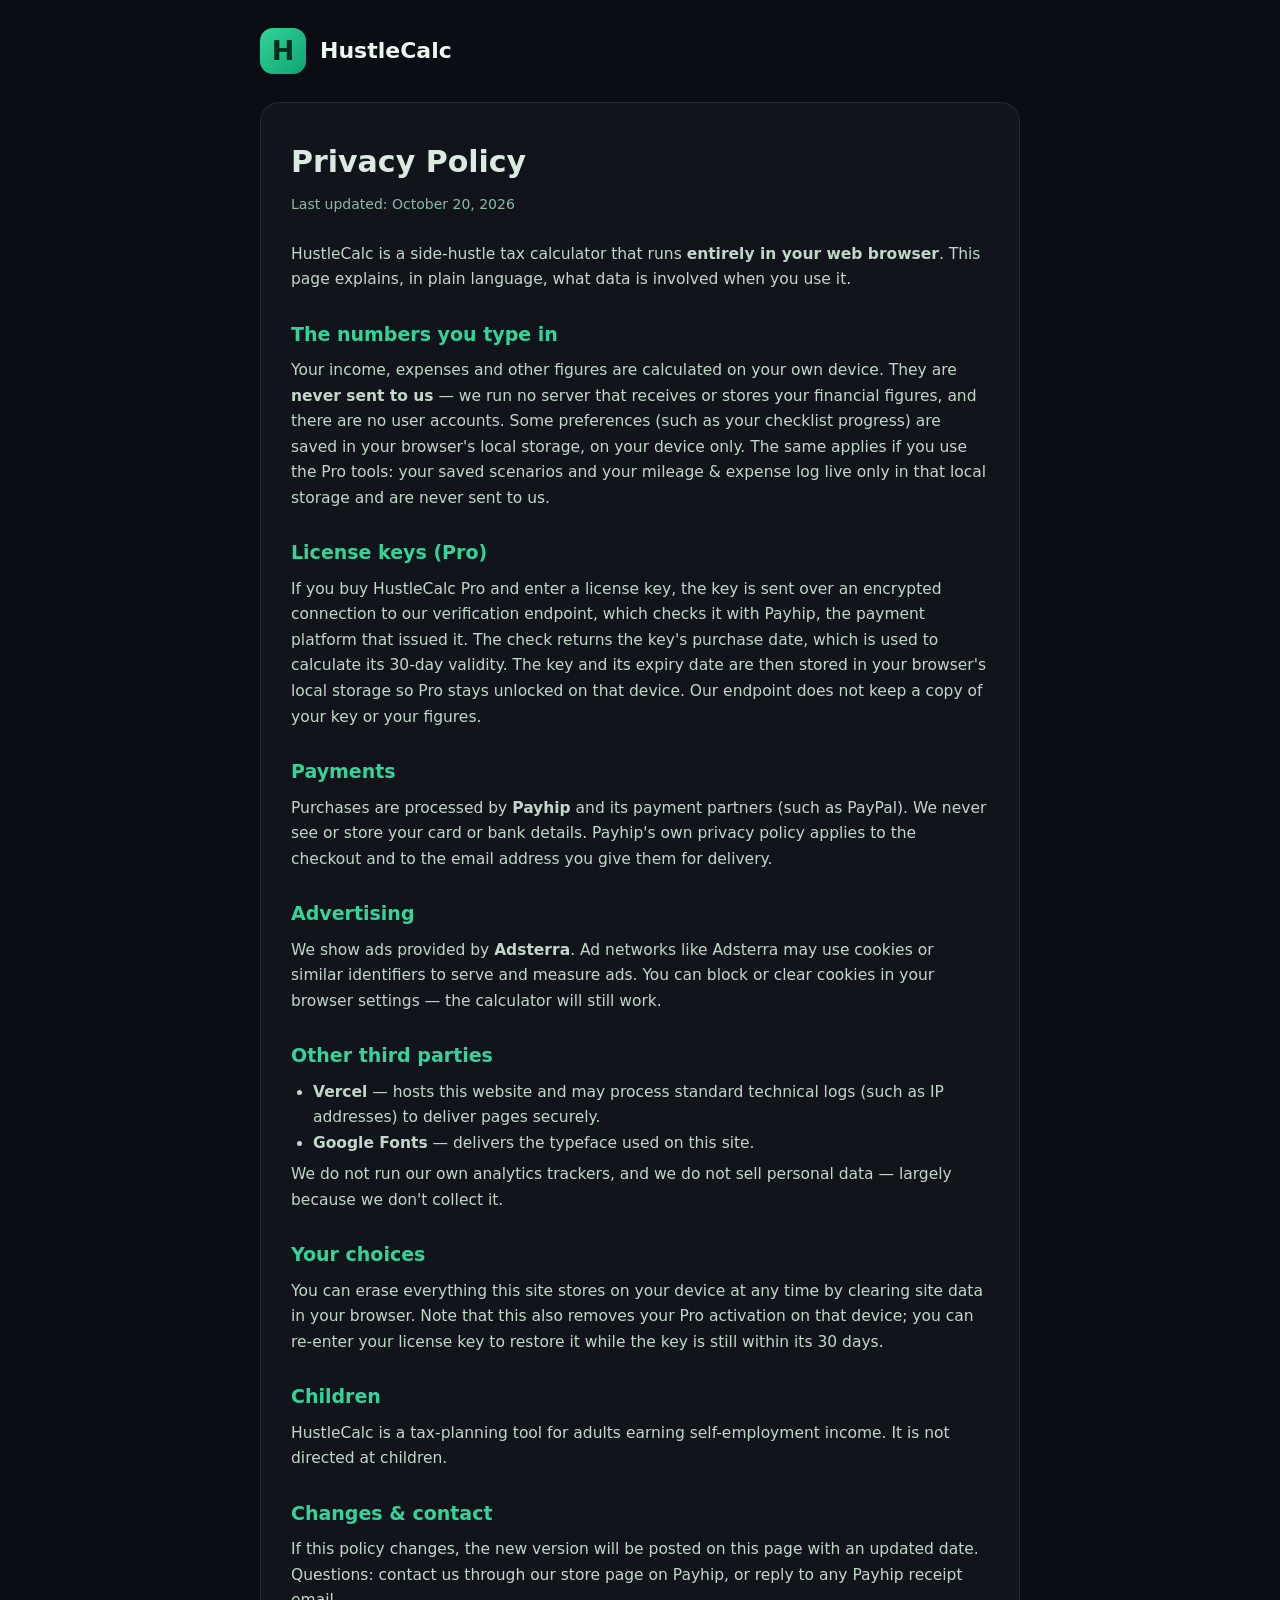
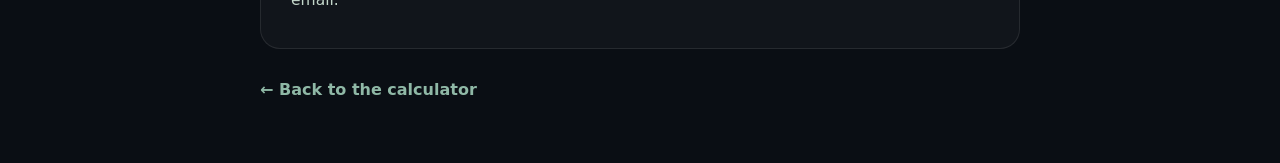
<file: privacy.html>
<!DOCTYPE html>
<html lang="en">
<head>
<meta charset="utf-8">
<meta name="viewport" content="width=device-width,initial-scale=1">
<title>Privacy Policy — HustleCalc</title>
<meta name="description" content="How HustleCalc handles your data: the calculator runs in your browser, payments are handled by Payhip, ads by Adsterra.">
<style>
*{margin:0;padding:0;box-sizing:border-box}
body{font-family:'Inter',system-ui,-apple-system,sans-serif;background:#0a0e14;color:#dcebe2;line-height:1.65;padding:28px 18px 60px}
.wrap{max-width:760px;margin:0 auto}
.brand{display:flex;align-items:center;gap:14px;margin-bottom:28px}
.logo{width:46px;height:46px;border-radius:13px;background:linear-gradient(135deg,#34d399,#0ea472);display:flex;align-items:center;justify-content:center;font-size:27px;font-weight:900;color:#052e1f}
.brand a{color:#eef6f1;text-decoration:none;font-weight:800;font-size:22px}
.card{background:rgba(255,255,255,.03);border:1px solid rgba(255,255,255,.09);border-radius:20px;padding:34px 30px}
h1{font-size:30px;font-weight:800;margin-bottom:6px}
.updated{color:#8fb8a6;font-size:14px;margin-bottom:26px}
h2{font-size:19px;font-weight:800;color:#34d399;margin:26px 0 8px}
p,li{font-size:15.5px;color:#c3d6ca}
ul{padding-left:22px;margin:6px 0}
a{color:#34d399}
.back{display:inline-block;margin-top:28px;color:#8fb8a6;text-decoration:none;font-weight:600}
</style>
</head>
<body>
<div class="wrap">
  <div class="brand"><div class="logo">H</div><a href="index.html">HustleCalc</a></div>
  <div class="card">
    <h1>Privacy Policy</h1>
    <p class="updated">Last updated: October 20, 2026</p>

    <p>HustleCalc is a side-hustle tax calculator that runs <strong>entirely in your web browser</strong>. This page explains, in plain language, what data is involved when you use it.</p>

    <h2>The numbers you type in</h2>
    <p>Your income, expenses and other figures are calculated on your own device. They are <strong>never sent to us</strong> — we run no server that receives or stores your financial figures, and there are no user accounts. Some preferences (such as your checklist progress) are saved in your browser's local storage, on your device only. The same applies if you use the Pro tools: your saved scenarios and your mileage &amp; expense log live only in that local storage and are never sent to us.</p>

    <h2>License keys (Pro)</h2>
    <p>If you buy HustleCalc Pro and enter a license key, the key is sent over an encrypted connection to our verification endpoint, which checks it with Payhip, the payment platform that issued it. The check returns the key's purchase date, which is used to calculate its 30-day validity. The key and its expiry date are then stored in your browser's local storage so Pro stays unlocked on that device. Our endpoint does not keep a copy of your key or your figures.</p>

    <h2>Payments</h2>
    <p>Purchases are processed by <strong>Payhip</strong> and its payment partners (such as PayPal). We never see or store your card or bank details. Payhip's own privacy policy applies to the checkout and to the email address you give them for delivery.</p>

    <h2>Advertising</h2>
    <p>We show ads provided by <strong>Adsterra</strong>. Ad networks like Adsterra may use cookies or similar identifiers to serve and measure ads. You can block or clear cookies in your browser settings — the calculator will still work.</p>

    <h2>Other third parties</h2>
    <ul>
      <li><strong>Vercel</strong> — hosts this website and may process standard technical logs (such as IP addresses) to deliver pages securely.</li>
      <li><strong>Google Fonts</strong> — delivers the typeface used on this site.</li>
    </ul>
    <p>We do not run our own analytics trackers, and we do not sell personal data — largely because we don't collect it.</p>

    <h2>Your choices</h2>
    <p>You can erase everything this site stores on your device at any time by clearing site data in your browser. Note that this also removes your Pro activation on that device; you can re-enter your license key to restore it while the key is still within its 30 days.</p>

    <h2>Children</h2>
    <p>HustleCalc is a tax-planning tool for adults earning self-employment income. It is not directed at children.</p>

    <h2>Changes &amp; contact</h2>
    <p>If this policy changes, the new version will be posted on this page with an updated date. Questions: contact us through our store page on Payhip, or reply to any Payhip receipt email.</p>
  </div>
  <a class="back" href="index.html">← Back to the calculator</a>
</div>
</body>
</html>
</file>
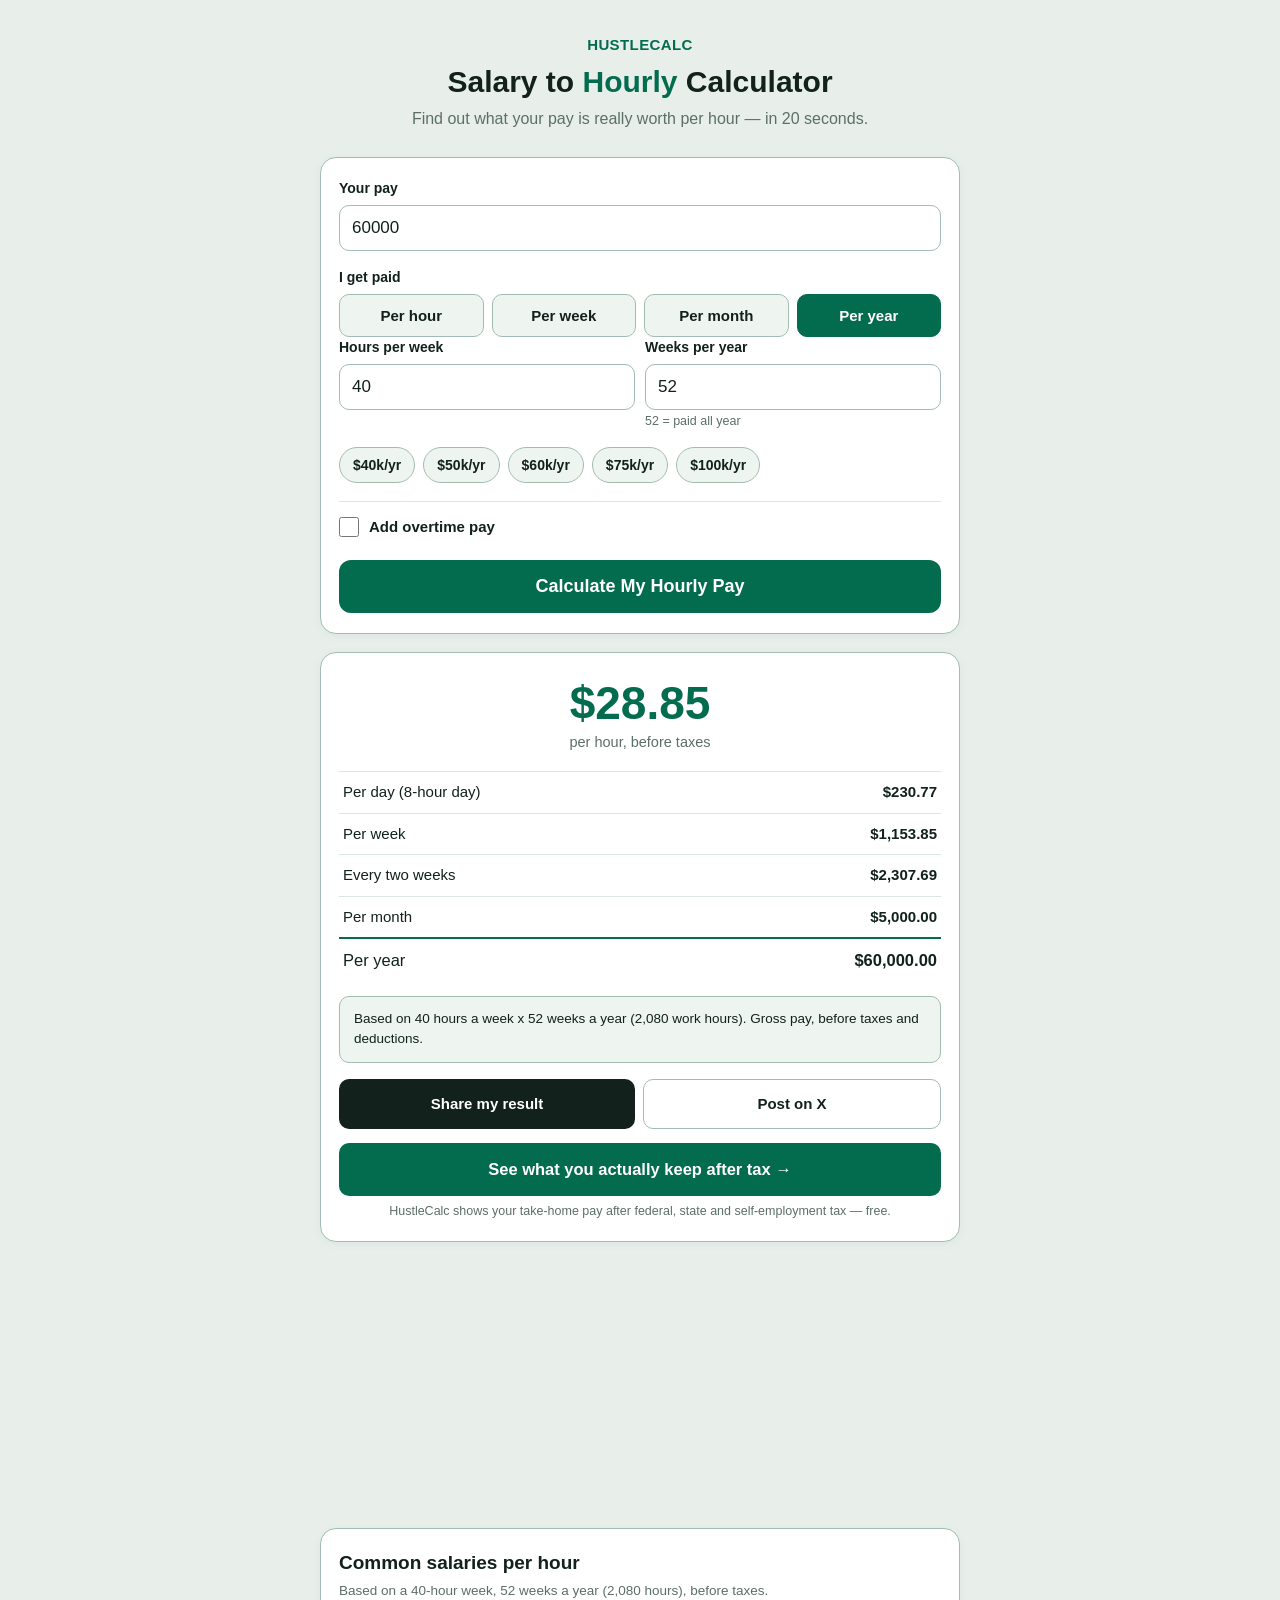
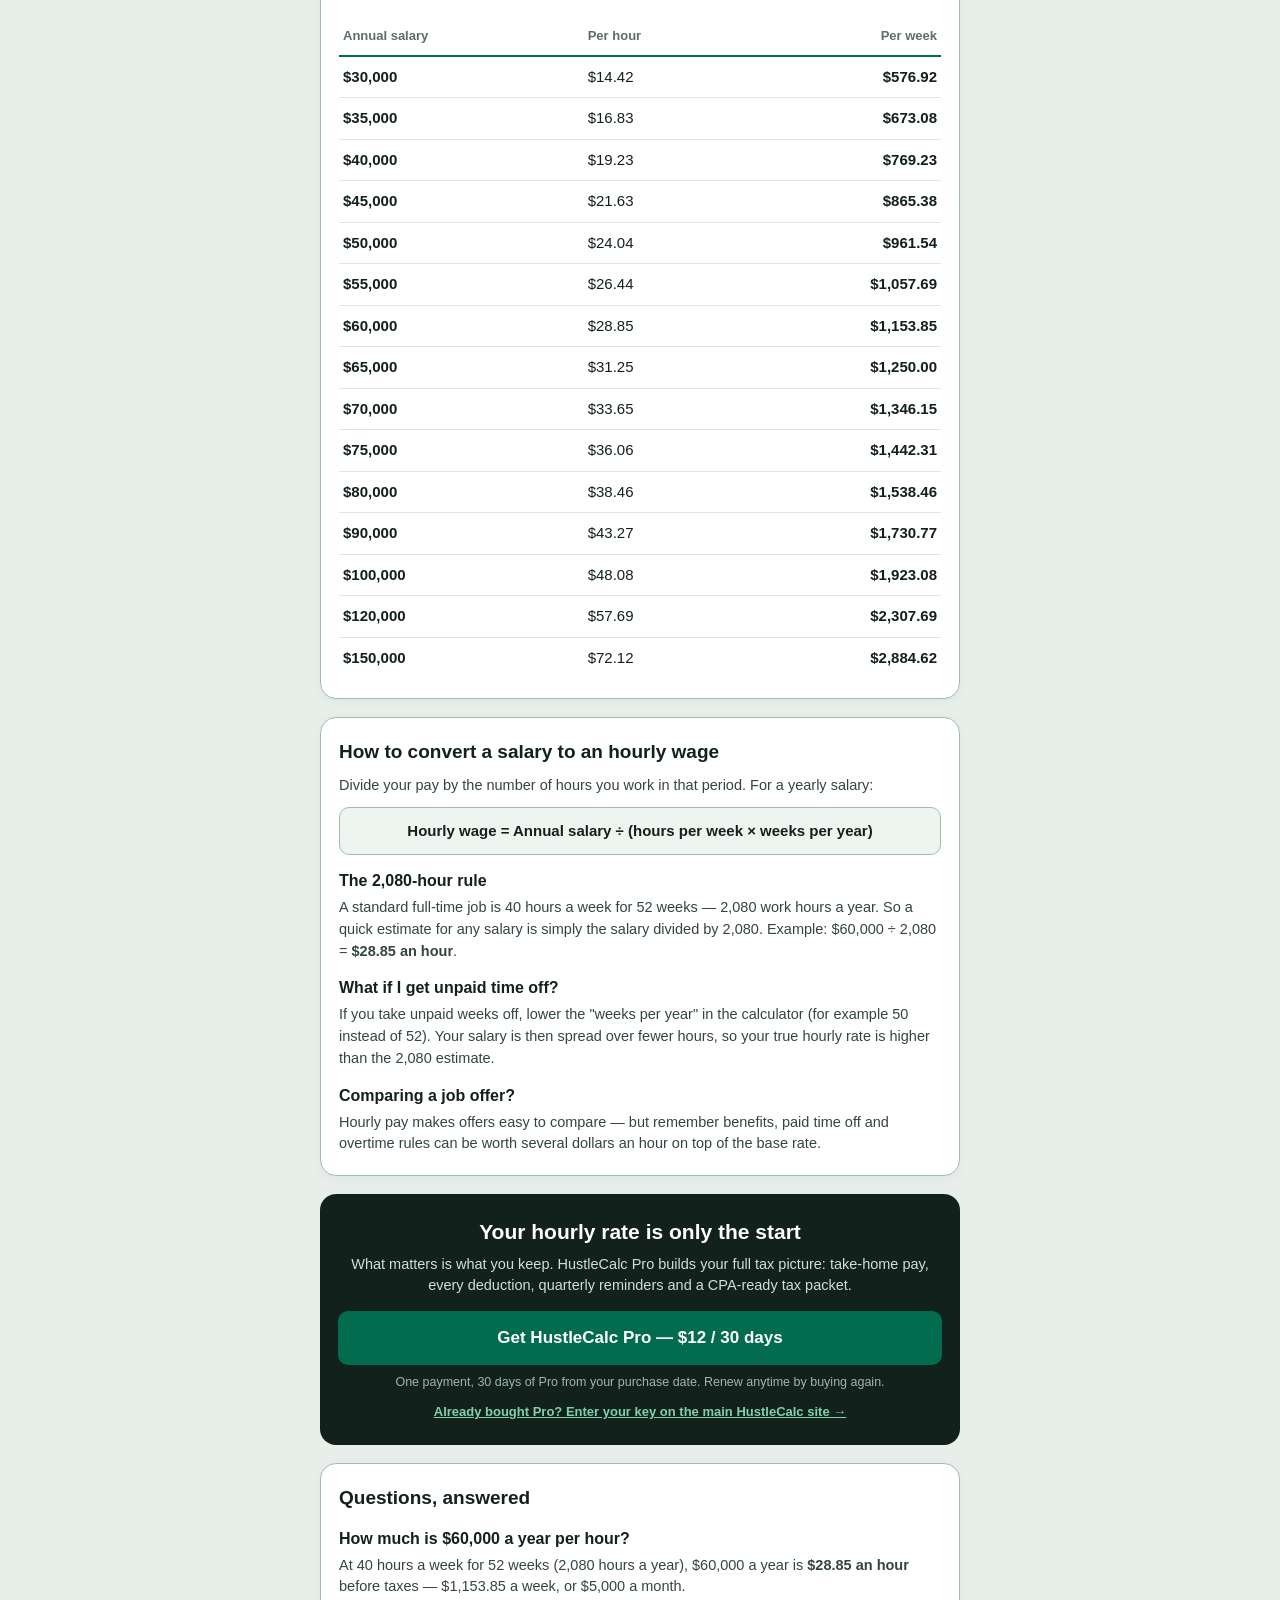
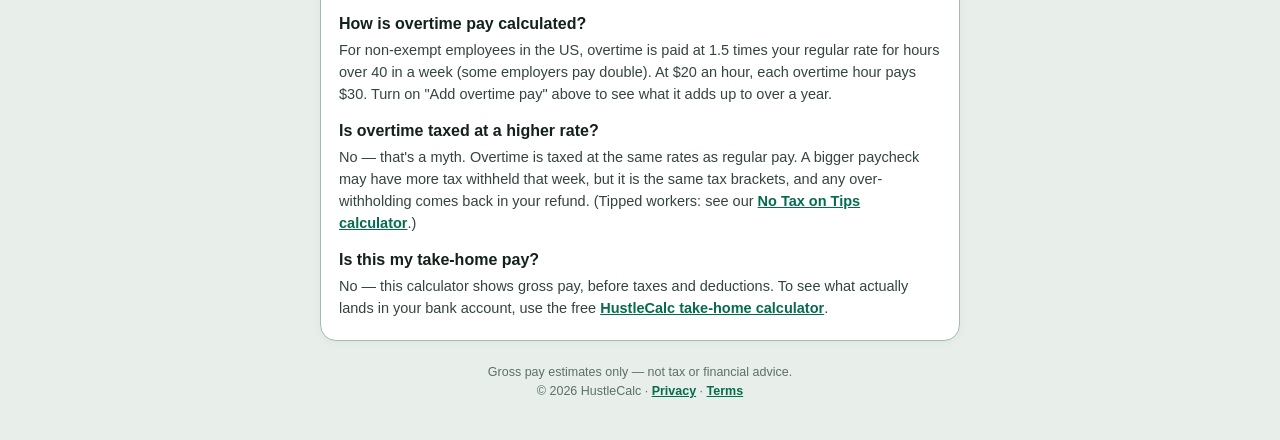
<file: salary-to-hourly.html>
<!DOCTYPE html>
<html lang="en">
<head>
<meta charset="UTF-8">
<meta name="viewport" content="width=device-width, initial-scale=1.0, maximum-scale=1.0, user-scalable=no">
<title>Salary to Hourly Calculator — How Much Is Your Salary Per Hour? | HustleCalc</title>
<meta name="description" content="Free salary to hourly calculator. Convert any annual, monthly or weekly pay to an hourly wage, see weekly, bi-weekly and monthly breakdowns, and add overtime pay at 1.5x or 2x.">
<meta property="og:title" content="Salary to Hourly Calculator — How Much Is Your Salary Per Hour?">
<meta property="og:description" content="Convert your salary to an hourly wage in seconds — with weekly, bi-weekly, monthly breakdowns and overtime pay. Free, no signup.">
<meta property="og:type" content="website">
<script type="application/ld+json">
{"@context":"https://schema.org","@type":"FAQPage","mainEntity":[
{"@type":"Question","name":"How much is $60,000 a year per hour?","acceptedAnswer":{"@type":"Answer","text":"At 40 hours a week for 52 weeks (2,080 work hours a year), $60,000 a year is $28.85 an hour before taxes."}},
{"@type":"Question","name":"How do I convert an annual salary to an hourly wage?","acceptedAnswer":{"@type":"Answer","text":"Divide the annual salary by the number of hours you work in a year: hours per week multiplied by weeks per year. A full-time schedule of 40 hours x 52 weeks is 2,080 hours, so hourly wage = annual salary / 2,080."}},
{"@type":"Question","name":"How is overtime pay calculated?","acceptedAnswer":{"@type":"Answer","text":"For non-exempt employees in the US, overtime is paid at 1.5 times the regular hourly rate for hours worked over 40 in a week (some employers pay 2x). Example: at $20/hour, one overtime hour pays $30."}},
{"@type":"Question","name":"Is overtime taxed at a higher rate?","acceptedAnswer":{"@type":"Answer","text":"No. Overtime pay is taxed at the same income-tax rates as regular pay. A paycheck with overtime may have more tax withheld that week, but the tax rate itself does not change."}}
]}
</script>
<style>
  :root{
    --green:#046c4e; --green-dark:#035a40; --ink:#12211b; --muted:#5c6f66;
    --bg:#e8efeb; --card:#ffffff; --border:#a3bcb0; --soft:#eef5f1;
    --warn-bg:#fdf3e3; --warn-border:#e3b23c; --bad-bg:#fdecec; --bad-border:#d9534f;
  }
  *{box-sizing:border-box; margin:0; padding:0;}
  body{font-family:-apple-system,BlinkMacSystemFont,"Segoe UI",Roboto,Helvetica,Arial,sans-serif; background:var(--bg); color:var(--ink); line-height:1.5; padding:16px 12px 40px;}
  .wrap{max-width:640px; margin:0 auto;}
  header{text-align:center; padding:18px 6px 8px;}
  .brand{font-weight:800; letter-spacing:.4px; color:var(--green); font-size:15px; text-transform:uppercase;}
  h1{font-size:30px; line-height:1.15; margin:8px 0 8px;}
  h1 .hl{color:var(--green);}
  .sub{color:var(--muted); font-size:16px; max-width:520px; margin:0 auto;}
  .card{background:var(--card); border:1.5px solid var(--border); border-radius:16px; padding:20px 18px; margin-top:18px; box-shadow:0 2px 8px rgba(4,108,78,.06);}
  label{display:block; font-weight:700; font-size:14px; margin:16px 0 6px;}
  label:first-child{margin-top:0;}
  .hint{font-weight:400; color:var(--muted); font-size:12.5px; margin-top:2px;}
  input,select{width:100%; font-size:17px; padding:12px 12px; border:1.5px solid var(--border); border-radius:10px; background:#fff; color:var(--ink);}
  input:focus,select:focus{outline:2px solid var(--green); outline-offset:1px;}
  .seg{display:flex; gap:8px;}
  .seg button{flex:1; padding:12px 6px; font-size:15px; font-weight:700; border:1.5px solid var(--border); background:var(--soft); color:var(--ink); border-radius:10px; cursor:pointer;}
  .seg button.on{background:var(--green); border-color:var(--green); color:#fff;}
  .row2{display:flex; gap:10px;}
  .row2 > div{flex:1;}
  .chips{display:flex; flex-wrap:wrap; gap:8px; margin-top:16px;}
  .chips button{padding:9px 13px; font-size:14px; font-weight:700; border:1.5px solid var(--border); background:var(--soft); color:var(--ink); border-radius:999px; cursor:pointer;}
  .otwrap{margin-top:18px; border-top:1px solid #dce7e0; padding-top:14px;}
  .otwrap label.toggle{display:flex; align-items:center; gap:10px; margin:0; cursor:pointer; font-size:15px;}
  .otwrap input[type=checkbox]{width:20px; height:20px; accent-color:var(--green);}
  #otBox{display:none; margin-top:6px;}
  .cta{width:100%; margin-top:22px; padding:16px; font-size:18px; font-weight:800; background:var(--green); color:#fff; border:none; border-radius:12px; cursor:pointer;}
  .cta:active{background:var(--green-dark);}
  #result{display:none;}
  .big{text-align:center; padding:6px 0 2px;}
  .big .amt{font-size:46px; font-weight:900; color:var(--green); line-height:1.05;}
  .big .cap{color:var(--muted); font-size:14.5px; margin-top:4px;}
  table{width:100%; border-collapse:collapse; margin-top:16px; font-size:15px;}
  td{padding:9px 4px; border-top:1px solid #dce7e0;}
  td:last-child{text-align:right; font-weight:700; white-space:nowrap;}
  tr.total td{font-size:16.5px; border-top:2px solid var(--green);}
  th{padding:9px 4px; text-align:left; font-size:13px; color:var(--muted); border-bottom:2px solid var(--green);}
  th:last-child{text-align:right;}
  .reftable td:first-child{font-weight:700;}
  .note{margin-top:14px; font-size:13.5px; padding:12px 14px; border-radius:10px; background:var(--soft); border:1px solid var(--border);}
  .share{display:flex; gap:8px; margin-top:16px;}
  .share button,.share a{flex:1; text-align:center; padding:13px 6px; font-size:15px; font-weight:800; border-radius:10px; cursor:pointer; text-decoration:none;}
  .share .main{background:var(--ink); color:#fff; border:none;}
  .share .x{background:#fff; color:var(--ink); border:1.5px solid var(--border);}
  .fullcalc{display:block; margin-top:14px; text-align:center; background:var(--green); color:#fff; font-weight:800; font-size:16.5px; padding:14px; border-radius:10px; text-decoration:none;}
  .fullcalc-cap{text-align:center; color:var(--muted); font-size:12.5px; margin-top:6px;}
  .adslot{display:flex; justify-content:center; margin-top:18px; min-height:250px;}
  .pro{background:var(--ink); color:#fff; border-radius:16px; padding:22px 18px; margin-top:18px; text-align:center;}
  .pro h2{font-size:21px; margin-bottom:6px;}
  .pro p{color:#cfe0d7; font-size:14.5px;}
  .pro a{display:block; margin-top:14px; background:var(--green); color:#fff; font-weight:800; font-size:17px; padding:14px; border-radius:10px; text-decoration:none;}
  .pro .small{margin-top:8px; font-size:12.5px; color:#9fb8ab;}
  .pro a.keylink{display:inline; background:none; padding:0; margin:0; color:#7fd1ae; text-decoration:underline; font-size:13px; font-weight:600;}
  .faq h2,.howto h2{font-size:19px; margin-bottom:8px;}
  .faq h3,.howto h3{font-size:16px; margin:14px 0 4px;}
  .faq p,.howto p{font-size:14.5px; color:#33463c;}
  .formula{background:var(--soft); border:1px solid var(--border); border-radius:10px; padding:12px 14px; font-size:15px; font-weight:700; text-align:center; margin-top:10px;}
  footer{text-align:center; color:var(--muted); font-size:12.5px; margin-top:22px;}
  footer a{color:var(--green); font-weight:700;}
</style>
</head>
<body>
<div class="wrap">
  <header>
    <div class="brand">HustleCalc</div>
    <h1>Salary to <span class="hl">Hourly</span> Calculator</h1>
    <p class="sub">Find out what your pay is really worth per hour — in 20 seconds.</p>
  </header>

  <div class="card">
    <label for="amt">Your pay</label>
    <input type="number" id="amt" inputmode="decimal" min="0" value="60000">
    <label>I get paid</label>
    <div class="seg" id="periodSeg">
      <button type="button" data-p="hour">Per hour</button>
      <button type="button" data-p="week">Per week</button>
      <button type="button" data-p="month">Per month</button>
      <button type="button" data-p="year" class="on">Per year</button>
    </div>
    <div class="row2">
      <div>
        <label for="hpw">Hours per week</label>
        <input type="number" id="hpw" inputmode="decimal" min="1" max="112" value="40">
      </div>
      <div>
        <label for="wpy">Weeks per year</label>
        <input type="number" id="wpy" inputmode="decimal" min="1" max="52" value="52">
        <div class="hint">52 = paid all year</div>
      </div>
    </div>
    <div class="chips" id="chips">
      <button type="button" data-s="40000">$40k/yr</button>
      <button type="button" data-s="50000">$50k/yr</button>
      <button type="button" data-s="60000">$60k/yr</button>
      <button type="button" data-s="75000">$75k/yr</button>
      <button type="button" data-s="100000">$100k/yr</button>
    </div>
    <div class="otwrap">
      <label class="toggle"><input type="checkbox" id="otToggle"> Add overtime pay</label>
      <div id="otBox">
        <div class="row2">
          <div>
            <label for="otHrs">Overtime hours / week</label>
            <input type="number" id="otHrs" inputmode="decimal" min="0" max="80" value="5">
          </div>
          <div>
            <label for="otMult">Overtime rate</label>
            <select id="otMult">
              <option value="1.5" selected>1.5x (time and a half)</option>
              <option value="2">2x (double time)</option>
            </select>
          </div>
        </div>
      </div>
    </div>
    <button type="button" class="cta" id="calcBtn">Calculate My Hourly Pay</button>
  </div>

  <div class="card" id="result">
    <div class="big">
      <div class="amt" id="rHourly">—</div>
      <div class="cap" id="rCap">per hour, before taxes</div>
    </div>
    <table>
      <tr><td>Per day (8-hour day)</td><td id="rDaily">—</td></tr>
      <tr><td>Per week</td><td id="rWeekly">—</td></tr>
      <tr><td>Every two weeks</td><td id="rBiweekly">—</td></tr>
      <tr><td>Per month</td><td id="rMonthly">—</td></tr>
      <tr class="total"><td>Per year</td><td id="rAnnual">—</td></tr>
    </table>
    <table id="otTable" style="display:none;">
      <tr><td>Overtime rate (per hour)</td><td id="rOtRate">—</td></tr>
      <tr><td>Overtime pay per week</td><td id="rOtWeek">—</td></tr>
      <tr><td>Overtime pay per year</td><td id="rOtYear">—</td></tr>
      <tr class="total"><td>Total pay per year (with overtime)</td><td id="rTotalAnnual">—</td></tr>
      <tr><td>Effective rate for all hours worked</td><td id="rEffHourly">—</td></tr>
    </table>
    <div class="note" id="rNote"></div>
    <div class="share">
      <button type="button" class="main" id="shareBtn">Share my result</button>
      <a class="x" id="xBtn" href="#" target="_blank" rel="noopener">Post on X</a>
    </div>
    <a class="fullcalc" href="https://hustlecalc.vercel.app/">See what you actually keep after tax →</a>
    <p class="fullcalc-cap">HustleCalc shows your take-home pay after federal, state and self-employment tax — free.</p>
  </div>

  <div class="adslot"><script>
    atOptions = {
    'key' : 'd42c14365549f87b714f9e317f65105b',
    'format' : 'iframe',
    'height' : 250,
    'width' : 300,
    'params' : {}
  };
</script>
<script src="https://bauval.org/22/d42c14365549f87b714f9e317f65105b"></script></div>

  <div class="card">
    <h2 style="font-size:19px;">Common salaries per hour</h2>
    <p style="font-size:13.5px; color:var(--muted); margin-top:4px;">Based on a 40-hour week, 52 weeks a year (2,080 hours), before taxes.</p>
    <table class="reftable">
      <tr><th>Annual salary</th><th>Per hour</th><th>Per week</th></tr>
      <tr><td>$30,000</td><td>$14.42</td><td>$576.92</td></tr>
      <tr><td>$35,000</td><td>$16.83</td><td>$673.08</td></tr>
      <tr><td>$40,000</td><td>$19.23</td><td>$769.23</td></tr>
      <tr><td>$45,000</td><td>$21.63</td><td>$865.38</td></tr>
      <tr><td>$50,000</td><td>$24.04</td><td>$961.54</td></tr>
      <tr><td>$55,000</td><td>$26.44</td><td>$1,057.69</td></tr>
      <tr><td>$60,000</td><td>$28.85</td><td>$1,153.85</td></tr>
      <tr><td>$65,000</td><td>$31.25</td><td>$1,250.00</td></tr>
      <tr><td>$70,000</td><td>$33.65</td><td>$1,346.15</td></tr>
      <tr><td>$75,000</td><td>$36.06</td><td>$1,442.31</td></tr>
      <tr><td>$80,000</td><td>$38.46</td><td>$1,538.46</td></tr>
      <tr><td>$90,000</td><td>$43.27</td><td>$1,730.77</td></tr>
      <tr><td>$100,000</td><td>$48.08</td><td>$1,923.08</td></tr>
      <tr><td>$120,000</td><td>$57.69</td><td>$2,307.69</td></tr>
      <tr><td>$150,000</td><td>$72.12</td><td>$2,884.62</td></tr>
    </table>
  </div>

  <div class="card howto">
    <h2>How to convert a salary to an hourly wage</h2>
    <p>Divide your pay by the number of hours you work in that period. For a yearly salary:</p>
    <div class="formula">Hourly wage = Annual salary &divide; (hours per week &times; weeks per year)</div>
    <h3>The 2,080-hour rule</h3>
    <p>A standard full-time job is 40 hours a week for 52 weeks — 2,080 work hours a year. So a quick estimate for any salary is simply the salary divided by 2,080. Example: $60,000 &divide; 2,080 = <b>$28.85 an hour</b>.</p>
    <h3>What if I get unpaid time off?</h3>
    <p>If you take unpaid weeks off, lower the "weeks per year" in the calculator (for example 50 instead of 52). Your salary is then spread over fewer hours, so your true hourly rate is higher than the 2,080 estimate.</p>
    <h3>Comparing a job offer?</h3>
    <p>Hourly pay makes offers easy to compare — but remember benefits, paid time off and overtime rules can be worth several dollars an hour on top of the base rate.</p>
  </div>

  <div class="pro">
    <h2>Your hourly rate is only the start</h2>
    <p>What matters is what you keep. HustleCalc Pro builds your full tax picture: take-home pay, every deduction, quarterly reminders and a CPA-ready tax packet.</p>
    <a href="https://payhip.com/b/AUoHe" target="_blank" rel="noopener">Get HustleCalc Pro — $12 / 30 days</a>
    <p class="small">One payment, 30 days of Pro from your purchase date. Renew anytime by buying again.</p>
    <p style="margin-top:10px;"><a class="keylink" href="https://hustlecalc.vercel.app/">Already bought Pro? Enter your key on the main HustleCalc site →</a></p>
  </div>

  <div class="card faq">
    <h2>Questions, answered</h2>
    <h3>How much is $60,000 a year per hour?</h3>
    <p>At 40 hours a week for 52 weeks (2,080 hours a year), $60,000 a year is <b>$28.85 an hour</b> before taxes — $1,153.85 a week, or $5,000 a month.</p>
    <h3>How is overtime pay calculated?</h3>
    <p>For non-exempt employees in the US, overtime is paid at 1.5 times your regular rate for hours over 40 in a week (some employers pay double). At $20 an hour, each overtime hour pays $30. Turn on "Add overtime pay" above to see what it adds up to over a year.</p>
    <h3>Is overtime taxed at a higher rate?</h3>
    <p>No — that's a myth. Overtime is taxed at the same rates as regular pay. A bigger paycheck may have more tax withheld that week, but it is the same tax brackets, and any over-withholding comes back in your refund. (Tipped workers: see our <a href="https://hustlecalc.vercel.app/tip-tax-checker.html" style="color:var(--green); font-weight:700;">No Tax on Tips calculator</a>.)</p>
    <h3>Is this my take-home pay?</h3>
    <p>No — this calculator shows gross pay, before taxes and deductions. To see what actually lands in your bank account, use the free <a href="https://hustlecalc.vercel.app/" style="color:var(--green); font-weight:700;">HustleCalc take-home calculator</a>.</p>
  </div>

  <footer>
    Gross pay estimates only — not tax or financial advice.<br>
    &copy; 2026 HustleCalc &middot; <a href="https://hustlecalc.vercel.app/privacy.html">Privacy</a> &middot; <a href="https://hustlecalc.vercel.app/terms.html">Terms</a>
  </footer>
</div>

<script>
(function(){
  var period = "year";
  var $ = function(id){ return document.getElementById(id); };
  function fmt(n){ return "$" + n.toLocaleString("en-US",{minimumFractionDigits:2, maximumFractionDigits:2}); }
  function num(id){ var v = parseFloat($(id).value); return isNaN(v) ? 0 : v; }

  var segBtns = document.querySelectorAll("#periodSeg button");
  segBtns.forEach(function(b){
    b.addEventListener("click", function(){
      period = b.getAttribute("data-p");
      segBtns.forEach(function(x){ x.classList.toggle("on", x === b); });
      calc();
    });
  });
  document.querySelectorAll("#chips button").forEach(function(b){
    b.addEventListener("click", function(){
      $("amt").value = b.getAttribute("data-s");
      period = "year";
      segBtns.forEach(function(x){ x.classList.toggle("on", x.getAttribute("data-p") === "year"); });
      calc();
    });
  });
  $("otToggle").addEventListener("change", function(){
    $("otBox").style.display = this.checked ? "block" : "none";
    calc();
  });

  var lastText = "";
  function calc(){
    var amt = num("amt"), hpw = num("hpw"), wpy = num("wpy");
    if (amt < 0 || hpw <= 0 || wpy <= 0){ $("result").style.display = "none"; return; }
    var annual, hourly;
    if (period === "hour"){ hourly = amt; annual = amt * hpw * wpy; }
    else if (period === "week"){ annual = amt * wpy; hourly = amt / hpw; }
    else if (period === "month"){ annual = amt * 12; hourly = annual / (hpw * wpy); }
    else { annual = amt; hourly = annual / (hpw * wpy); }
    var daily = hourly * 8, weekly = hourly * hpw, biweekly = weekly * 2, monthly = annual / 12;
    $("rHourly").textContent = fmt(hourly);
    $("rCap").textContent = "per hour, before taxes";
    $("rDaily").textContent = fmt(daily);
    $("rWeekly").textContent = fmt(weekly);
    $("rBiweekly").textContent = fmt(biweekly);
    $("rMonthly").textContent = fmt(monthly);
    $("rAnnual").textContent = fmt(annual);
    var showOt = $("otToggle").checked && num("otHrs") > 0;
    var otYear = 0;
    if (showOt){
      var mult = parseFloat($("otMult").value), otHrs = num("otHrs");
      var otRate = hourly * mult, otWeek = otRate * otHrs;
      otYear = otWeek * wpy;
      $("rOtRate").textContent = fmt(otRate);
      $("rOtWeek").textContent = fmt(otWeek);
      $("rOtYear").textContent = fmt(otYear);
      $("rTotalAnnual").textContent = fmt(annual + otYear);
      $("rEffHourly").textContent = fmt((annual + otYear) / ((hpw + otHrs) * wpy));
    }
    $("otTable").style.display = showOt ? "table" : "none";
    var hoursYear = Math.round(hpw * wpy);
    $("rNote").textContent = "Based on " + hpw + " hours a week x " + wpy + " weeks a year (" + hoursYear.toLocaleString("en-US") + " work hours). Gross pay, before taxes and deductions." + (showOt ? " Overtime shown separately and added to the total." : "");
    lastText = "My pay works out to " + fmt(hourly) + "/hour" + (showOt ? " — and overtime adds " + fmt(otYear) + " a year" : "") + ". Check yours:";
    $("xBtn").href = "https://twitter.com/intent/tweet?text=" + encodeURIComponent(lastText) + "&url=" + encodeURIComponent(location.href);
    $("result").style.display = "block";
  }
  $("calcBtn").addEventListener("click", calc);
  ["amt","hpw","wpy","otHrs"].forEach(function(id){ $(id).addEventListener("input", calc); });
  $("otMult").addEventListener("change", calc);
  $("shareBtn").addEventListener("click", function(){
    var url = location.href;
    if (navigator.share){ navigator.share({ title: "Salary to Hourly Calculator", text: lastText, url: url }).catch(function(){}); }
    else if (navigator.clipboard){ navigator.clipboard.writeText(lastText + " " + url); $("shareBtn").textContent = "Link copied!"; setTimeout(function(){ $("shareBtn").textContent = "Share my result"; }, 2000); }
  });
  calc();
})();
</script>
</body>
</html>
</file>
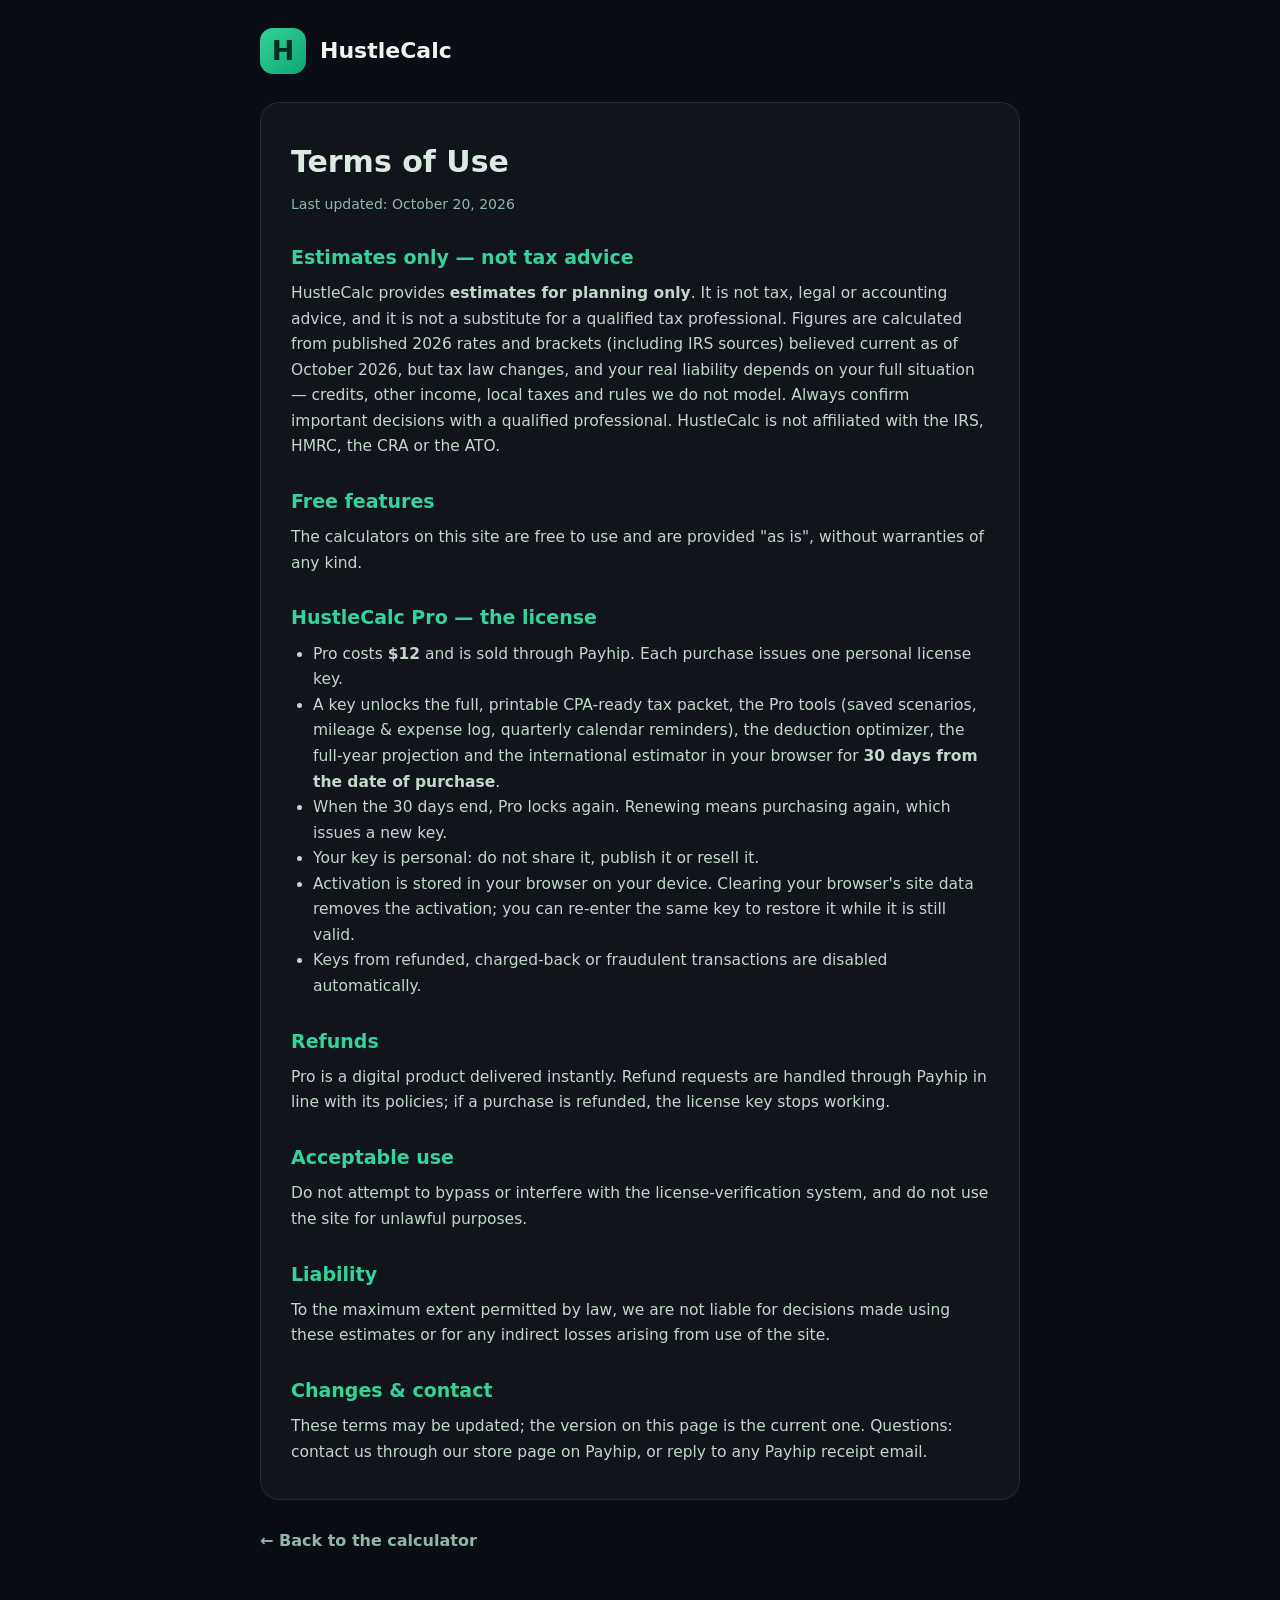
<file: terms.html>
<!DOCTYPE html>
<html lang="en">
<head>
<meta charset="utf-8">
<meta name="viewport" content="width=device-width,initial-scale=1">
<title>Terms of Use — HustleCalc</title>
<meta name="description" content="HustleCalc terms: estimates only (not tax advice), and how the Pro license key works — $12 for 30 days.">
<style>
*{margin:0;padding:0;box-sizing:border-box}
body{font-family:'Inter',system-ui,-apple-system,sans-serif;background:#0a0e14;color:#dcebe2;line-height:1.65;padding:28px 18px 60px}
.wrap{max-width:760px;margin:0 auto}
.brand{display:flex;align-items:center;gap:14px;margin-bottom:28px}
.logo{width:46px;height:46px;border-radius:13px;background:linear-gradient(135deg,#34d399,#0ea472);display:flex;align-items:center;justify-content:center;font-size:27px;font-weight:900;color:#052e1f}
.brand a{color:#eef6f1;text-decoration:none;font-weight:800;font-size:22px}
.card{background:rgba(255,255,255,.03);border:1px solid rgba(255,255,255,.09);border-radius:20px;padding:34px 30px}
h1{font-size:30px;font-weight:800;margin-bottom:6px}
.updated{color:#8fb8a6;font-size:14px;margin-bottom:26px}
h2{font-size:19px;font-weight:800;color:#34d399;margin:26px 0 8px}
p,li{font-size:15.5px;color:#c3d6ca}
ul{padding-left:22px;margin:6px 0}
a{color:#34d399}
.back{display:inline-block;margin-top:28px;color:#8fb8a6;text-decoration:none;font-weight:600}
</style>
</head>
<body>
<div class="wrap">
  <div class="brand"><div class="logo">H</div><a href="index.html">HustleCalc</a></div>
  <div class="card">
    <h1>Terms of Use</h1>
    <p class="updated">Last updated: October 20, 2026</p>

    <h2>Estimates only — not tax advice</h2>
    <p>HustleCalc provides <strong>estimates for planning only</strong>. It is not tax, legal or accounting advice, and it is not a substitute for a qualified tax professional. Figures are calculated from published 2026 rates and brackets (including IRS sources) believed current as of October 2026, but tax law changes, and your real liability depends on your full situation — credits, other income, local taxes and rules we do not model. Always confirm important decisions with a qualified professional. HustleCalc is not affiliated with the IRS, HMRC, the CRA or the ATO.</p>

    <h2>Free features</h2>
    <p>The calculators on this site are free to use and are provided "as is", without warranties of any kind.</p>

    <h2>HustleCalc Pro — the license</h2>
    <ul>
      <li>Pro costs <strong>$12</strong> and is sold through Payhip. Each purchase issues one personal license key.</li>
      <li>A key unlocks the full, printable CPA-ready tax packet, the Pro tools (saved scenarios, mileage &amp; expense log, quarterly calendar reminders), the deduction optimizer, the full-year projection and the international estimator in your browser for <strong>30 days from the date of purchase</strong>.</li>
      <li>When the 30 days end, Pro locks again. Renewing means purchasing again, which issues a new key.</li>
      <li>Your key is personal: do not share it, publish it or resell it.</li>
      <li>Activation is stored in your browser on your device. Clearing your browser's site data removes the activation; you can re-enter the same key to restore it while it is still valid.</li>
      <li>Keys from refunded, charged-back or fraudulent transactions are disabled automatically.</li>
    </ul>

    <h2>Refunds</h2>
    <p>Pro is a digital product delivered instantly. Refund requests are handled through Payhip in line with its policies; if a purchase is refunded, the license key stops working.</p>

    <h2>Acceptable use</h2>
    <p>Do not attempt to bypass or interfere with the license-verification system, and do not use the site for unlawful purposes.</p>

    <h2>Liability</h2>
    <p>To the maximum extent permitted by law, we are not liable for decisions made using these estimates or for any indirect losses arising from use of the site.</p>

    <h2>Changes &amp; contact</h2>
    <p>These terms may be updated; the version on this page is the current one. Questions: contact us through our store page on Payhip, or reply to any Payhip receipt email.</p>
  </div>
  <a class="back" href="index.html">← Back to the calculator</a>
</div>
</body>
</html>
</file>
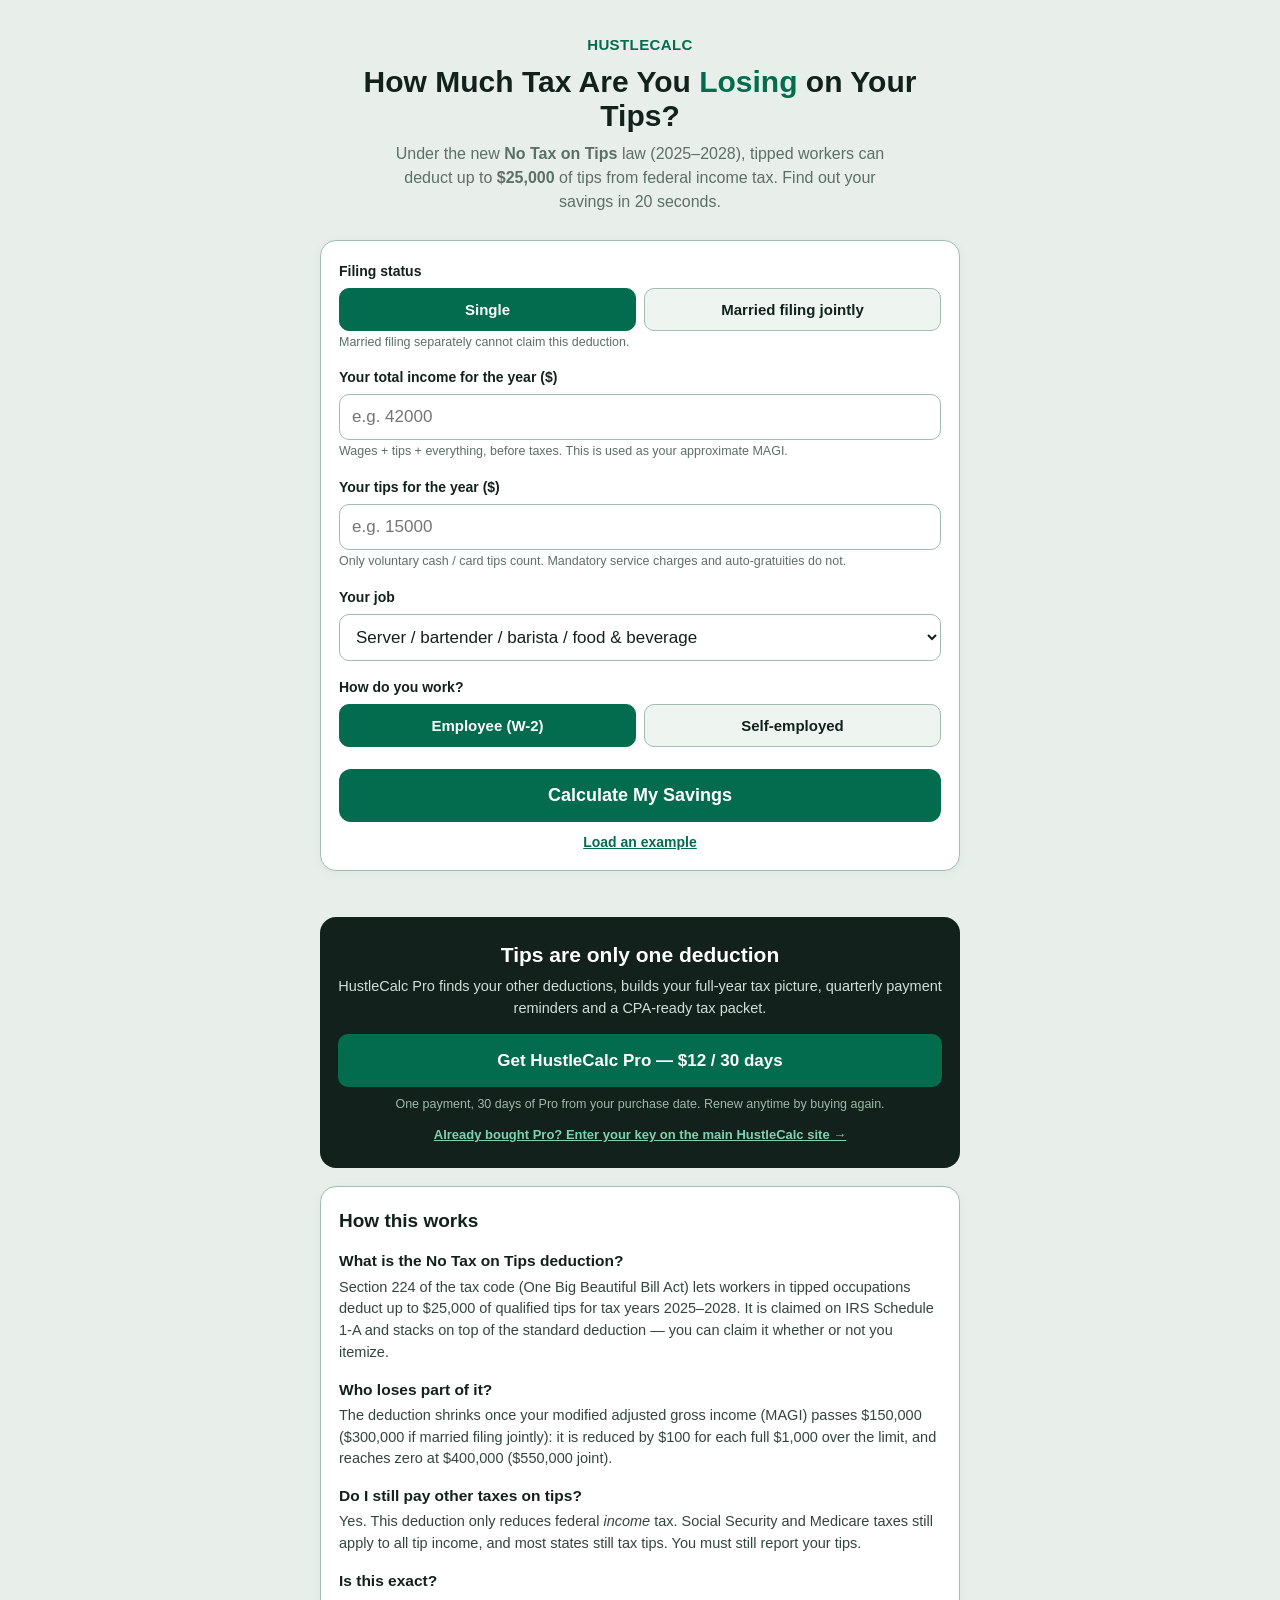
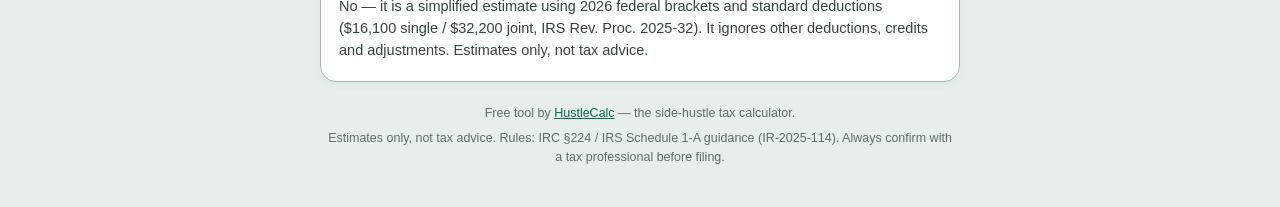
<file: tip-tax-checker.html>
<!DOCTYPE html>
<html lang="en">
<head>
<meta charset="UTF-8">
<meta name="viewport" content="width=device-width, initial-scale=1.0, maximum-scale=1.0, user-scalable=no">
<title>No Tax on Tips Calculator 2026 — How Much Tax Are You Losing on Your Tips? | HustleCalc</title>
<meta name="description" content="Free 2026 'No Tax on Tips' calculator. See your qualified tips deduction (up to $25,000 under the One Big Beautiful Bill Act, IRS Schedule 1-A) and how much federal tax it saves you. Estimate only — not tax advice.">
<meta property="og:title" content="How Much Tax Are You Losing on Your Tips?">
<meta property="og:description" content="Tipped workers can deduct up to $25,000 of tips in 2025–2028. Check your deduction and tax saved in 20 seconds — free.">
<meta property="og:type" content="website">
<style>
  :root{
    --green:#046c4e; --green-dark:#035a40; --ink:#12211b; --muted:#5c6f66;
    --bg:#e8efeb; --card:#ffffff; --border:#a3bcb0; --soft:#eef5f1;
    --warn-bg:#fdf3e3; --warn-border:#e3b23c; --bad-bg:#fdecec; --bad-border:#d9534f;
  }
  *{box-sizing:border-box; margin:0; padding:0;}
  body{font-family:-apple-system,BlinkMacSystemFont,"Segoe UI",Roboto,Helvetica,Arial,sans-serif; background:var(--bg); color:var(--ink); line-height:1.5; padding:16px 12px 40px;}
  .wrap{max-width:640px; margin:0 auto;}
  header{text-align:center; padding:18px 6px 8px;}
  .brand{font-weight:800; letter-spacing:.4px; color:var(--green); font-size:15px; text-transform:uppercase;}
  h1{font-size:30px; line-height:1.15; margin:8px 0 8px;}
  h1 .hl{color:var(--green);}
  .sub{color:var(--muted); font-size:16px; max-width:520px; margin:0 auto;}
  .card{background:var(--card); border:1.5px solid var(--border); border-radius:16px; padding:20px 18px; margin-top:18px; box-shadow:0 2px 8px rgba(4,108,78,.06);}
  label{display:block; font-weight:700; font-size:14px; margin:16px 0 6px;}
  label:first-child{margin-top:0;}
  .hint{font-weight:400; color:var(--muted); font-size:12.5px; margin-top:2px;}
  input,select{width:100%; font-size:17px; padding:12px 12px; border:1.5px solid var(--border); border-radius:10px; background:#fff; color:var(--ink);}
  input:focus,select:focus{outline:2px solid var(--green); outline-offset:1px;}
  .seg{display:flex; gap:8px;}
  .seg button{flex:1; padding:12px 6px; font-size:15px; font-weight:700; border:1.5px solid var(--border); background:var(--soft); color:var(--ink); border-radius:10px; cursor:pointer;}
  .seg button.on{background:var(--green); border-color:var(--green); color:#fff;}
  .cta{width:100%; margin-top:22px; padding:16px; font-size:18px; font-weight:800; background:var(--green); color:#fff; border:none; border-radius:12px; cursor:pointer;}
  .cta:active{background:var(--green-dark);}
  .example{background:none; border:none; color:var(--green); font-weight:700; font-size:14px; cursor:pointer; display:block; margin:12px auto 0; text-decoration:underline;}
  #result{display:none;}
  .big{text-align:center; padding:6px 0 2px;}
  .big .amt{font-size:46px; font-weight:900; color:var(--green); line-height:1.05;}
  .big .cap{color:var(--muted); font-size:14.5px; margin-top:4px;}
  table{width:100%; border-collapse:collapse; margin-top:16px; font-size:15px;}
  td{padding:9px 4px; border-top:1px solid #dce7e0;}
  td:last-child{text-align:right; font-weight:700; white-space:nowrap;}
  tr.total td{font-size:16.5px; border-top:2px solid var(--green);}
  .note{margin-top:14px; font-size:13.5px; padding:12px 14px; border-radius:10px; background:var(--soft); border:1px solid var(--border);}
  .note.warn{background:var(--warn-bg); border-color:var(--warn-border);}
  .note.bad{background:var(--bad-bg); border-color:var(--bad-border);}
  .share{display:flex; gap:8px; margin-top:16px;}
  .share button,.share a{flex:1; text-align:center; padding:13px 6px; font-size:15px; font-weight:800; border-radius:10px; cursor:pointer; text-decoration:none;}
  .share .main{background:var(--ink); color:#fff; border:none;}
  .share .x{background:#fff; color:var(--ink); border:1.5px solid var(--border);}
  .fullcalc{display:block; margin-top:14px; text-align:center; background:var(--green); color:#fff; font-weight:800; font-size:16.5px; padding:14px; border-radius:10px; text-decoration:none;}
  .fullcalc-cap{text-align:center; color:var(--muted); font-size:12.5px; margin-top:6px;}
  .pro a.keylink{display:inline; background:none; padding:0; margin:0; color:#7fd1ae; text-decoration:underline; font-size:13px; font-weight:600;}
  .pro{background:var(--ink); color:#fff; border-radius:16px; padding:22px 18px; margin-top:18px; text-align:center;}
  .pro h2{font-size:21px; margin-bottom:6px;}
  .pro p{color:#cfe0d7; font-size:14.5px;}
  .pro a{display:block; margin-top:14px; background:var(--green); color:#fff; font-weight:800; font-size:17px; padding:14px; border-radius:10px; text-decoration:none;}
  .pro .small{margin-top:8px; font-size:12.5px; color:#9fb8ab;}
  .faq h2{font-size:19px; margin-bottom:8px;}
  .faq h3{font-size:15.5px; margin:14px 0 4px;}
  .faq p{font-size:14.5px; color:#33463c;}
  footer{text-align:center; color:var(--muted); font-size:12.5px; margin-top:22px; padding:0 8px;}
  footer a{color:var(--green);}
  .adslot{margin-top:18px; text-align:center; min-height:10px;}
</style>
</head>
<body>
<div class="wrap">

  <header>
    <div class="brand">HustleCalc</div>
    <h1>How Much Tax Are You <span class="hl">Losing</span> on Your Tips?</h1>
    <p class="sub">Under the new <strong>No Tax on Tips</strong> law (2025–2028), tipped workers can deduct up to <strong>$25,000</strong> of tips from federal income tax. Find out your savings in 20 seconds.</p>
  </header>

  <div class="card">
    <label>Filing status</label>
    <div class="seg" id="statusSeg">
      <button type="button" data-v="single" class="on">Single</button>
      <button type="button" data-v="mfj">Married filing jointly</button>
    </div>
    <p class="hint">Married filing separately cannot claim this deduction.</p>

    <label for="income">Your total income for the year ($)</label>
    <input type="number" id="income" inputmode="decimal" min="0" placeholder="e.g. 42000">
    <p class="hint">Wages + tips + everything, before taxes. This is used as your approximate MAGI.</p>

    <label for="tips">Your tips for the year ($)</label>
    <input type="number" id="tips" inputmode="decimal" min="0" placeholder="e.g. 15000">
    <p class="hint">Only voluntary cash / card tips count. Mandatory service charges and auto-gratuities do not.</p>

    <label for="job">Your job</label>
    <select id="job">
      <option value="yes">Server / bartender / barista / food &amp; beverage</option>
      <option value="yes">Delivery or rideshare driver</option>
      <option value="yes">Hair stylist / barber / salon &amp; personal appearance</option>
      <option value="yes">Hotel, hospitality &amp; guest services</option>
      <option value="yes">Personal care / wellness / fitness</option>
      <option value="yes">Entertainment, events &amp; recreation</option>
      <option value="yes">Home services, movers &amp; other tipped work</option>
      <option value="no">My job does not normally receive tips</option>
    </select>

    <label>How do you work?</label>
    <div class="seg" id="empSeg">
      <button type="button" data-v="w2" class="on">Employee (W-2)</button>
      <button type="button" data-v="se">Self-employed</button>
    </div>

    <div id="seBox" style="display:none;">
      <label for="netinc">Net income from that work ($)</label>
      <input type="number" id="netinc" inputmode="decimal" min="0" placeholder="Profit after expenses">
      <p class="hint">For the self-employed, the tips deduction cannot exceed the net income of the business where the tips were earned.</p>
    </div>

    <button class="cta" id="calcBtn" type="button">Calculate My Savings</button>
    <button class="example" id="exBtn" type="button">Load an example</button>
  </div>

  <div class="card" id="result">
    <div class="big">
      <div class="amt" id="savedAmt">$0</div>
      <div class="cap">estimated federal tax saved by the No Tax on Tips deduction (tax year 2026)</div>
    </div>
    <table>
      <tr><td>Your qualified tips deduction</td><td id="rDed">—</td></tr>
      <tr><td>Federal tax without the deduction</td><td id="rWithout">—</td></tr>
      <tr><td>Federal tax with the deduction</td><td id="rWith">—</td></tr>
      <tr class="total"><td>You save</td><td id="rSaved">—</td></tr>
    </table>
    <div class="note" id="rNote"></div>
    <div class="share">
      <button type="button" class="main" id="shareBtn">Share my result</button>
      <a class="x" id="xBtn" href="#" target="_blank" rel="noopener">Post on X</a>
    </div>
    <a class="fullcalc" href="https://hustlecalc.vercel.app/">See my full tax picture on HustleCalc →</a>
    <p class="fullcalc-cap">Free side-hustle tax calculator: federal + state + self-employment tax, take-home pay and deductions.</p>
  </div>

  <div class="adslot"><script>
    atOptions = {
    'key' : 'd42c14365549f87b714f9e317f65105b',
    'format' : 'iframe',
    'height' : 250,
    'width' : 300,
    'params' : {}
  };
</script>
<script src="https://bauval.org/22/d42c14365549f87b714f9e317f65105b"></script></div>

  <div class="pro">
    <h2>Tips are only one deduction</h2>
    <p>HustleCalc Pro finds your other deductions, builds your full-year tax picture, quarterly payment reminders and a CPA-ready tax packet.</p>
    <a href="https://payhip.com/b/AUoHe" target="_blank" rel="noopener">Get HustleCalc Pro — $12 / 30 days</a>
    <p class="small">One payment, 30 days of Pro from your purchase date. Renew anytime by buying again.</p>
    <p style="margin-top:10px;"><a class="keylink" href="https://hustlecalc.vercel.app/">Already bought Pro? Enter your key on the main HustleCalc site →</a></p>
  </div>

  <div class="card faq">
    <h2>How this works</h2>
    <h3>What is the No Tax on Tips deduction?</h3>
    <p>Section 224 of the tax code (One Big Beautiful Bill Act) lets workers in tipped occupations deduct up to $25,000 of qualified tips for tax years 2025–2028. It is claimed on IRS Schedule 1-A and stacks on top of the standard deduction — you can claim it whether or not you itemize.</p>
    <h3>Who loses part of it?</h3>
    <p>The deduction shrinks once your modified adjusted gross income (MAGI) passes $150,000 ($300,000 if married filing jointly): it is reduced by $100 for each full $1,000 over the limit, and reaches zero at $400,000 ($550,000 joint).</p>
    <h3>Do I still pay other taxes on tips?</h3>
    <p>Yes. This deduction only reduces federal <em>income</em> tax. Social Security and Medicare taxes still apply to all tip income, and most states still tax tips. You must still report your tips.</p>
    <h3>Is this exact?</h3>
    <p>No — it is a simplified estimate using 2026 federal brackets and standard deductions ($16,100 single / $32,200 joint, IRS Rev. Proc. 2025-32). It ignores other deductions, credits and adjustments. Estimates only, not tax advice.</p>
  </div>

  <footer>
    <p>Free tool by <a href="https://hustlecalc.vercel.app">HustleCalc</a> — the side-hustle tax calculator.</p>
    <p style="margin-top:6px;">Estimates only, not tax advice. Rules: IRC §224 / IRS Schedule 1-A guidance (IR-2025-114). Always confirm with a tax professional before filing.</p>
  </footer>

</div>

<script>
// ===== Verified 2026 figures (IRS Rev. Proc. 2025-32) =====
var STD = { single: 16100, mfj: 32200 };
var BRACKETS = {
  single: [[12400,.10],[50400,.12],[105700,.22],[201775,.24],[256225,.32],[640600,.35],[Infinity,.37]],
  mfj:    [[24800,.10],[100800,.12],[211400,.22],[403550,.24],[512450,.32],[768700,.35],[Infinity,.37]]
};
var TIPS_MAX = 25000;
var PHASE_START = { single: 150000, mfj: 300000 };

function fedTax(taxable, status){
  if (taxable <= 0) return 0;
  var tax = 0, floor = 0, b = BRACKETS[status];
  for (var i = 0; i < b.length; i++){
    var ceil = b[i][0], rate = b[i][1];
    var slice = Math.min(taxable, ceil) - floor;
    if (slice > 0) tax += slice * rate;
    if (taxable <= ceil) break;
    floor = ceil;
  }
  return tax;
}

// Schedule 1-A method: start from the smaller of tips or $25,000
// (self-employed: also capped at net income of that business),
// then reduce by $100 for each FULL $1,000 of MAGI over the threshold.
function tipsDeduction(tips, magi, status, netIncomeSE){
  var base = Math.min(tips, TIPS_MAX);
  if (netIncomeSE !== null && netIncomeSE !== undefined && !isNaN(netIncomeSE)) base = Math.min(base, Math.max(0, netIncomeSE));
  var excess = magi - PHASE_START[status];
  var reduction = 0;
  if (excess > 0) reduction = Math.floor(excess / 1000) * 100;
  return { deduction: Math.max(0, base - reduction), base: base, reduction: reduction };
}

function calc(income, tips, status, jobEligible, netIncomeSE){
  var notes = [];
  if (!jobEligible){
    return { deduction: 0, without: fedTax(Math.max(0, income - STD[status]), status),
             withTax: fedTax(Math.max(0, income - STD[status]), status), saved: 0,
             notes: ["Your job is not on the IRS list of occupations that customarily and regularly received tips, so the tips deduction does not apply."] , ineligible: true };
  }
  var usedTips = tips;
  if (tips > income){ usedTips = income; notes.push("Tips cannot exceed your total income, so your income was used as the tip amount."); }
  var d = tipsDeduction(usedTips, income, status, netIncomeSE);
  var taxableWithout = Math.max(0, income - STD[status]);
  var taxableWith = Math.max(0, income - STD[status] - d.deduction);
  var without = fedTax(taxableWithout, status);
  var withTax = fedTax(taxableWith, status);
  if (d.base >= TIPS_MAX && tips > TIPS_MAX) notes.push("Only the first $25,000 of tips can be deducted — the rest is still taxable.");
  if (d.reduction > 0) notes.push("Your income is over the phase-out limit, so your deduction was reduced by " + fmt(d.reduction) + " ($100 per full $1,000 over the limit).");
  if (d.deduction === 0 && d.reduction > 0) notes.push("At this income level the deduction is fully phased out.");
  notes.push("Reminder: Social Security and Medicare taxes still apply to all of your tips, and most states still tax tip income. This is federal income tax only.");
  return { deduction: d.deduction, without: without, withTax: withTax, saved: without - withTax, notes: notes, ineligible: false, reduction: d.reduction };
}

function fmt(n){ return "$" + Math.round(n).toLocaleString("en-US"); }

// ===== UI =====
var status = "single", emp = "w2";
function seg(id, cb){
  var el = document.getElementById(id);
  el.addEventListener("click", function(e){
    if (e.target.tagName !== "BUTTON") return;
    var btns = el.querySelectorAll("button");
    for (var i = 0; i < btns.length; i++) btns[i].classList.remove("on");
    e.target.classList.add("on");
    cb(e.target.getAttribute("data-v"));
  });
}
seg("statusSeg", function(v){ status = v; });
seg("empSeg", function(v){ emp = v; document.getElementById("seBox").style.display = (v === "se") ? "block" : "none"; });

var lastText = "";
document.getElementById("calcBtn").addEventListener("click", function(){
  var income = parseFloat(document.getElementById("income").value);
  var tips = parseFloat(document.getElementById("tips").value);
  var jobEligible = document.getElementById("job").value === "yes";
  if (isNaN(income) || income < 0){ alert("Please enter your total income for the year."); return; }
  if (isNaN(tips) || tips < 0){ alert("Please enter your tips for the year."); return; }
  var netSE = null;
  if (emp === "se"){
    var nv = parseFloat(document.getElementById("netinc").value);
    netSE = isNaN(nv) ? income : nv;
  }
  var r = calc(income, tips, status, jobEligible, netSE);
  document.getElementById("savedAmt").textContent = fmt(r.saved);
  document.getElementById("rDed").textContent = fmt(r.deduction);
  document.getElementById("rWithout").textContent = fmt(r.without);
  document.getElementById("rWith").textContent = fmt(r.withTax);
  document.getElementById("rSaved").textContent = fmt(r.saved);
  var note = document.getElementById("rNote");
  note.innerHTML = r.notes.join("<br>");
  note.className = "note" + (r.ineligible ? " bad" : (r.reduction > 0 ? " warn" : ""));
  var res = document.getElementById("result");
  res.style.display = "block";
  res.scrollIntoView({ behavior: "smooth", block: "start" });
  lastText = "I just checked my No Tax on Tips deduction: I can deduct " + fmt(r.deduction) + " and save about " + fmt(r.saved) + " in federal tax. Check yours free:";
  document.getElementById("xBtn").href = "https://twitter.com/intent/tweet?text=" + encodeURIComponent(lastText) + "&url=" + encodeURIComponent(location.href);
});

document.getElementById("exBtn").addEventListener("click", function(){
  document.getElementById("income").value = 42000;
  document.getElementById("tips").value = 15000;
  document.getElementById("job").value = "yes";
  document.getElementById("calcBtn").click();
});

document.getElementById("shareBtn").addEventListener("click", function(){
  var url = location.href;
  if (navigator.share){ navigator.share({ title: "No Tax on Tips Calculator", text: lastText, url: url }).catch(function(){}); }
  else if (navigator.clipboard){ navigator.clipboard.writeText(lastText + " " + url).then(function(){ alert("Result copied — paste it anywhere to share."); }); }
  else { alert(lastText + " " + url); }
});
</script>
</body>
</html>
</file>
